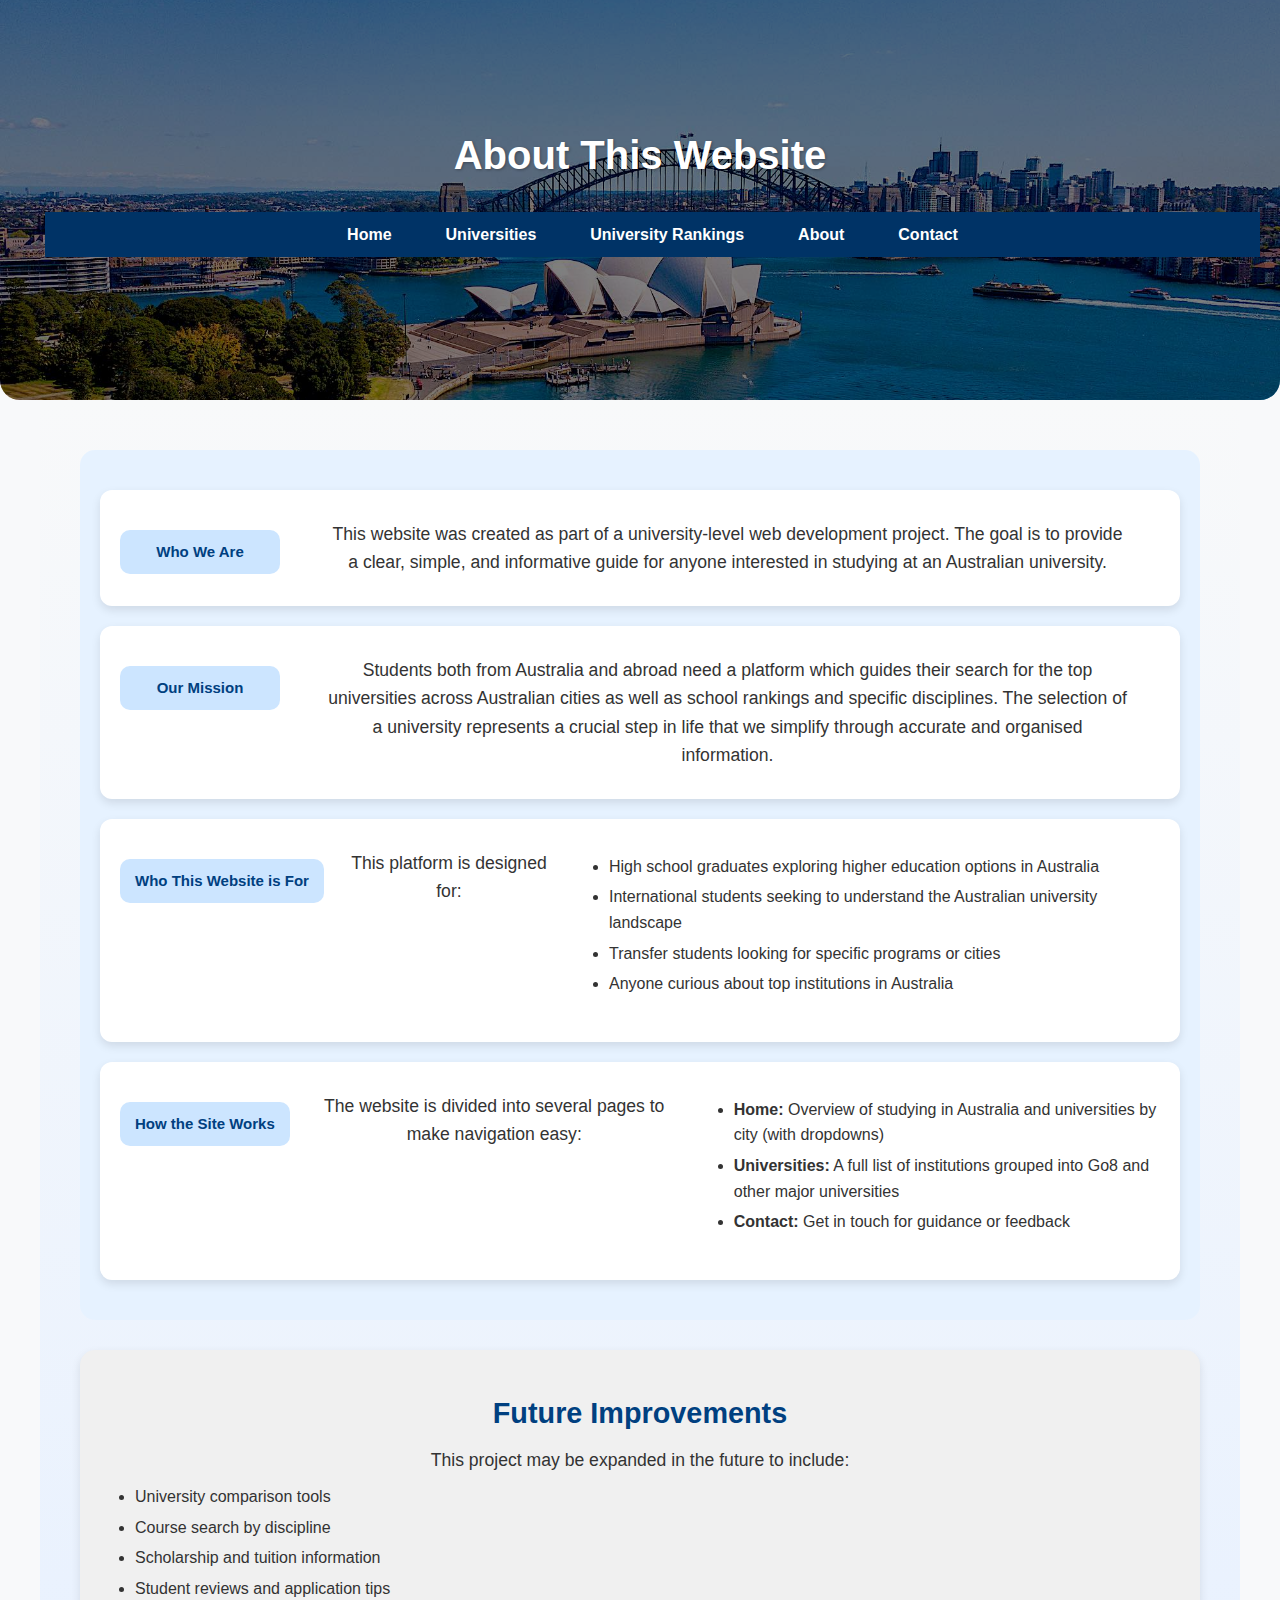
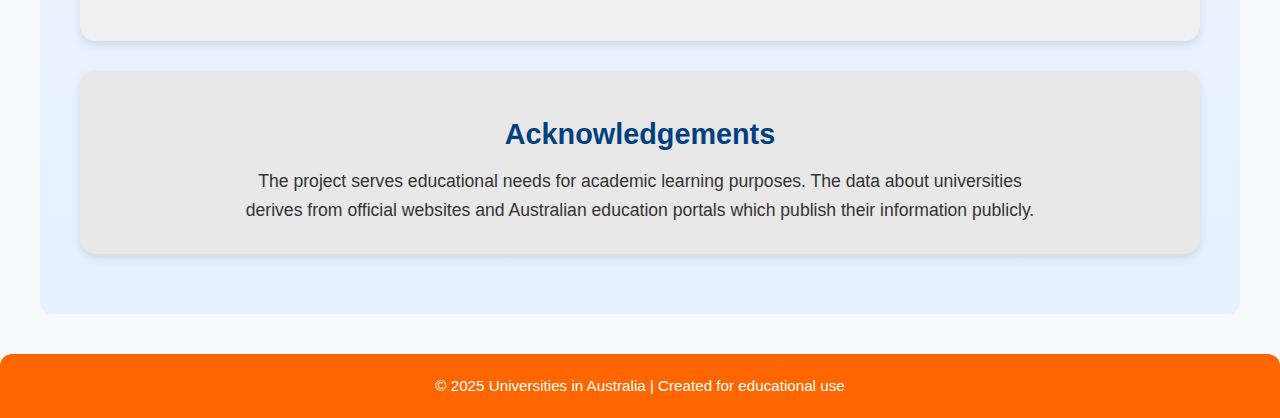
<file: about.html>
<!DOCTYPE html>
<!-- HTML 5 Documet -->
<html lang="en">
<head>
    <meta charset="UTF-8">
    <!-- The Character encoding is set to UTF-8 to in-order to support a wide range of characters -->
    <meta name="viewport" content="width=device-width, initial-scale=1.0">
    <!-- This makes the website responsive for  all the devices -->
    <title>About | Universities in Australia</title>
    <link rel="stylesheet" href="style.css">
</head>
<body class="about">

    <!-- ==== THE HEADER SECTION === -->
    <!-- The <header> element is used for introductory content and site navigation -->
    <header>
        <h1>About This Website</h1>

        <!-- The <nav> element represents the navigation bar -->
        <nav>
            <ul>
                <!-- In here the navigation uses internal html links to different pages on the site -->
                <li><a href="index.html">Home</a></li>
                <li><a href="universities.html">Universities</a></li>
                <li><a href="rankings.html">University Rankings</a></li>
                <li><a href="about.html">About</a></li>
                <li><a href="contact.html">Contact</a></li>
            </ul>
        </nav>
    </header>
    <!-- ===== THE END OF HEADER SECTION ==== -->

    <!-- === MAIN CONTENT === -->
    <!-- Main content of the page is included here describing the purpose and structure of the website -->
    <main>

        <!-- ==== Light blue container to hold about sections with curved edges === -->
        <div class="main-about-container">

            <!-- ==== Who we are Section === -->
            <!-- Each section introduces a new block of content -->
            <section class="about-section">
                <h2 class="about-heading-box">Who We Are</h2>
                <p>
                    This website was created as part of a university-level web development project.
                    The goal is to provide a clear, simple, and informative guide for anyone interested in studying at an Australian university.
                </p>
            </section>

            <!-- === Our Mission Section === -->
            <section class="about-section">
                <h2 class="about-heading-box">Our Mission</h2>
                <p>
                    Students both from Australia and abroad need a platform which guides their search for the top universities across
                    Australian cities as well as school rankings and specific disciplines. The selection of a university represents
                    a crucial step in life that we simplify through accurate and organised information.
                </p>
            </section>

            <!-- === Who this website is for Section === -->
            <section class="about-section">
                <h2 class="about-heading-box">Who This Website is For</h2>
                <p>This platform is designed for:</p>
                <!-- Have used unordered list for bullet pointed details -->
                <ul>
                    <li>High school graduates exploring higher education options in Australia</li>
                    <li>International students seeking to understand the Australian university landscape</li>
                    <li>Transfer students looking for specific programs or cities</li>
                    <li>Anyone curious about top institutions in Australia</li>
                </ul>
            </section>

            <!-- === How the site Works Section === -->
            <section class="about-section">
                <h2 class="about-heading-box">How the Site Works</h2>
                <p>The website is divided into several pages to make navigation easy:</p>
                <ul>
                    <!-- Used <strong> instead of using <b> for semantic emphasis -->
                    <li><strong>Home:</strong> Overview of studying in Australia and universities by city (with dropdowns)</li>
                    <li><strong>Universities:</strong> A full list of institutions grouped into Go8 and other major universities</li>
                    <li><strong>Contact:</strong> Get in touch for guidance or feedback</li>
                </ul>
            </section>

        </div> <!-- ==== END OF LIGHT BLUE CONTAINER ==== -->

        <!-- === The Section of Future Improvements (outside main container) === -->
        <section class="grey-box-section">
            <h2>Future Improvements</h2>
            <p>This project may be expanded in the future to include:</p>
            <ul>
                <li>University comparison tools</li>
                <li>Course search by discipline</li>
                <li>Scholarship and tuition information</li>
                <li>Student reviews and application tips</li>
            </ul>
        </section>

        <!-- ==== The Section of Acknowledgements === -->
        <section class="acknowledgements-box-section">
            <h2>Acknowledgements</h2>
            <p>
                The project serves educational needs for academic learning purposes. 
                The data about universities derives from official websites and Australian education portals which publish their information publicly.
            </p>
        </section>

    </main>
    <!-- ==== THE END OF MAIN CONTENT === -->

    <!-- ===== FOOTER SECTION ==== -->
    <!-- to close site's information, i used the <footer>  -->
    <footer>
        <p>© 2025 Universities in Australia | Created for educational use</p>
    </footer>
</body>
</html>
</file>
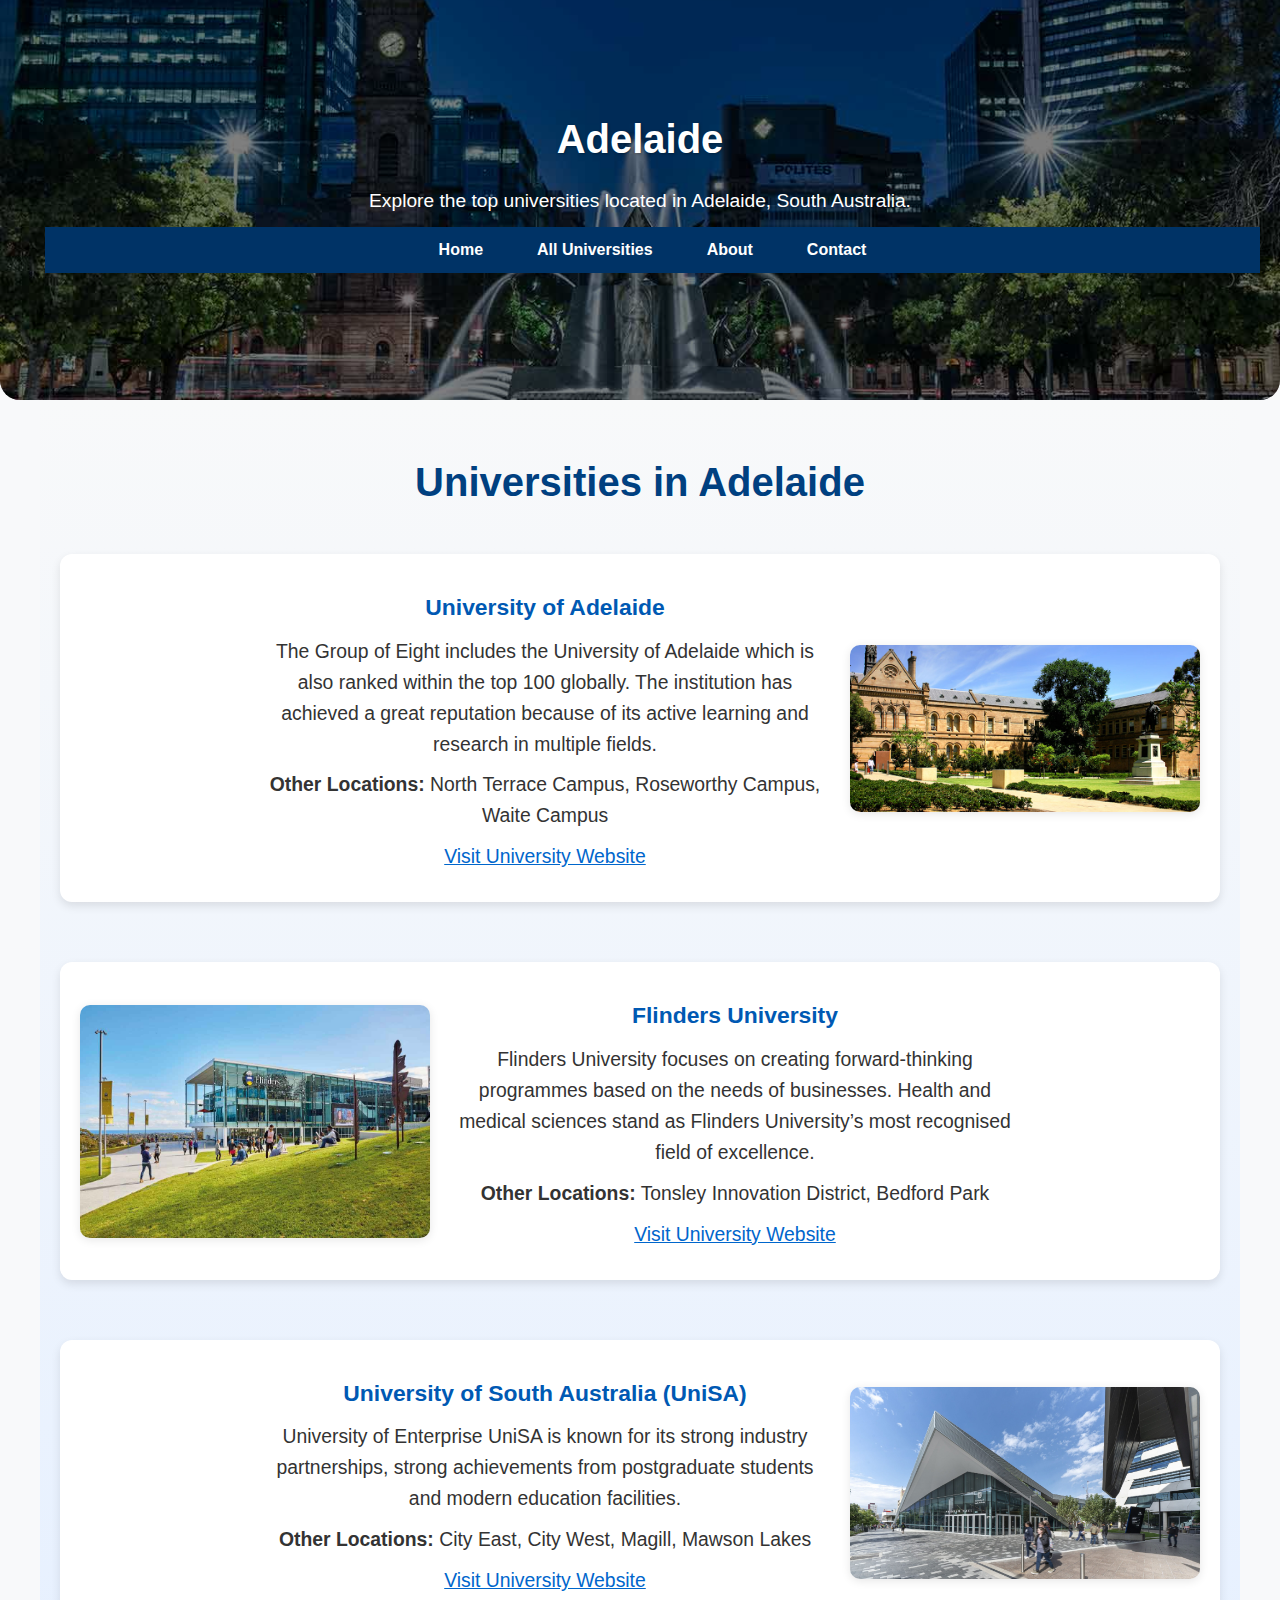
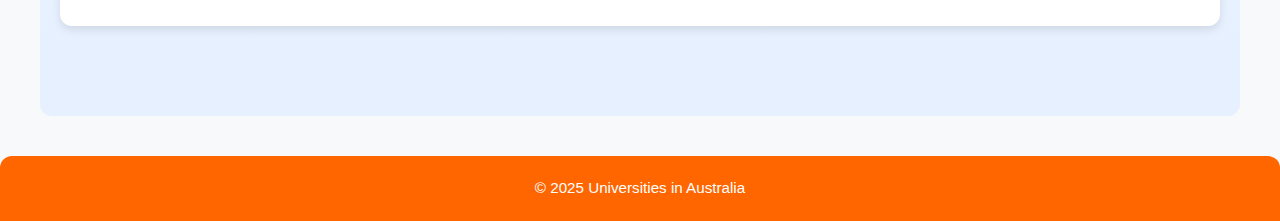
<file: adelaide.html>
<!DOCTYPE html>
<html lang="en">
<head>
    <meta charset="UTF-8">
    <!-- Viewport meta tag guarantee the page scales correctly on mobile devices -->
    <meta name="viewport" content="width=device-width, initial-scale=1">
    <title>Universities in Adelaide, Australia</title>
    <link rel="stylesheet" href="style.css">
</head>
<body class="adelaide">

    <!-- ==== HEADER ==== -->
    <header>
        <h1>Adelaide</h1>
        
        <!-- The introductory senctence -->
        <p>Explore the top universities located in Adelaide, South Australia.</p>

        <!-- Navigation menu linking to other website sections  -->
        <nav>
            <ul>
                <li><a href="index.html">Home</a></li>
                <li><a href="universities.html">All Universities</a></li>
                <li><a href="about.html">About</a></li>
                <li><a href="contact.html">Contact</a></li>
            </ul>
        </nav>
    </header>
    <!-- The end of Header section -->

    <!--  the Main content begining -->
    <main>

        <h2 class="city-main-heading">Universities in Adelaide</h2>

        <!-- University of Adelaide section begins -->
        <section class="university-listing">
            <img src="images/university-of-adelaide.jpeg" alt="University of Adelaide" class="university-image">

            <div class="university-text">
                <!-- Short Description -->
                <h3>University of Adelaide</h3>
                <p>The Group of Eight includes the University of Adelaide which is also ranked within the top 100 globally.
                   The institution has achieved a great reputation because of its active learning and research in multiple fields.</p>

                <!-- information about several campus locations -->
                <p><strong>Other Locations:</strong> North Terrace Campus, Roseworthy Campus, Waite Campus</p>

                <!-- using target="_blank",  this external of the adelaide university link opens in a new tab -->
                <p><a href="https://www.adelaide.edu.au/" target="_blank" rel="noopener noreferrer">Visit University Website</a></p>
            </div>
        </section>
        <!-- Ending of University of Adelaide bsection -->

        <!-- Flinders University section begis  -->
        <section class="university-listing">
            <img src="images/flinders.jpeg" alt="Flinders University" class="university-image">
            <div class="university-text">
                <h3>Flinders University</h3>
                <p>Flinders University focuses on creating forward-thinking programmes based on the needs of businesses. 
                   Health and medical sciences stand as Flinders University’s most recognised field of excellence.</p>
                <p><strong>Other Locations:</strong> Tonsley Innovation District, Bedford Park</p>
                <p><a href="https://www.flinders.edu.au/" target="_blank" rel="noopener noreferrer">Visit University Website</a></p>
            </div>
        </section>
        <!-- Flinders University section ends -->

        <!-- The University of South Australia section begins -->
        <section class="university-listing">
            <img src="images/Unisa.jpg" alt="University of South Australia" class="university-image">
            <div class="university-text">
                <h3>University of South Australia (UniSA)</h3>
                <p>University of Enterprise UniSA is known for its strong industry partnerships, strong achievements from
                  postgraduate students and modern education facilities.</p>
                <p><strong>Other Locations:</strong> City East, City West, Magill, Mawson Lakes</p>
                <p><a href="https://www.unisa.edu.au/" target="_blank" rel="noopener noreferrer">Visit University Website</a></p>
            </div>
        </section>
        <!-- THe University of South Australia section ends -->

    </main>
    <!-- the main content ends -->

    <!-- Begining of the footer section -->
    <footer>
        <p>© 2025 Universities in Australia</p>
    </footer>
    <!-- Ending of the footer section -->

</body>
</html>
</file>
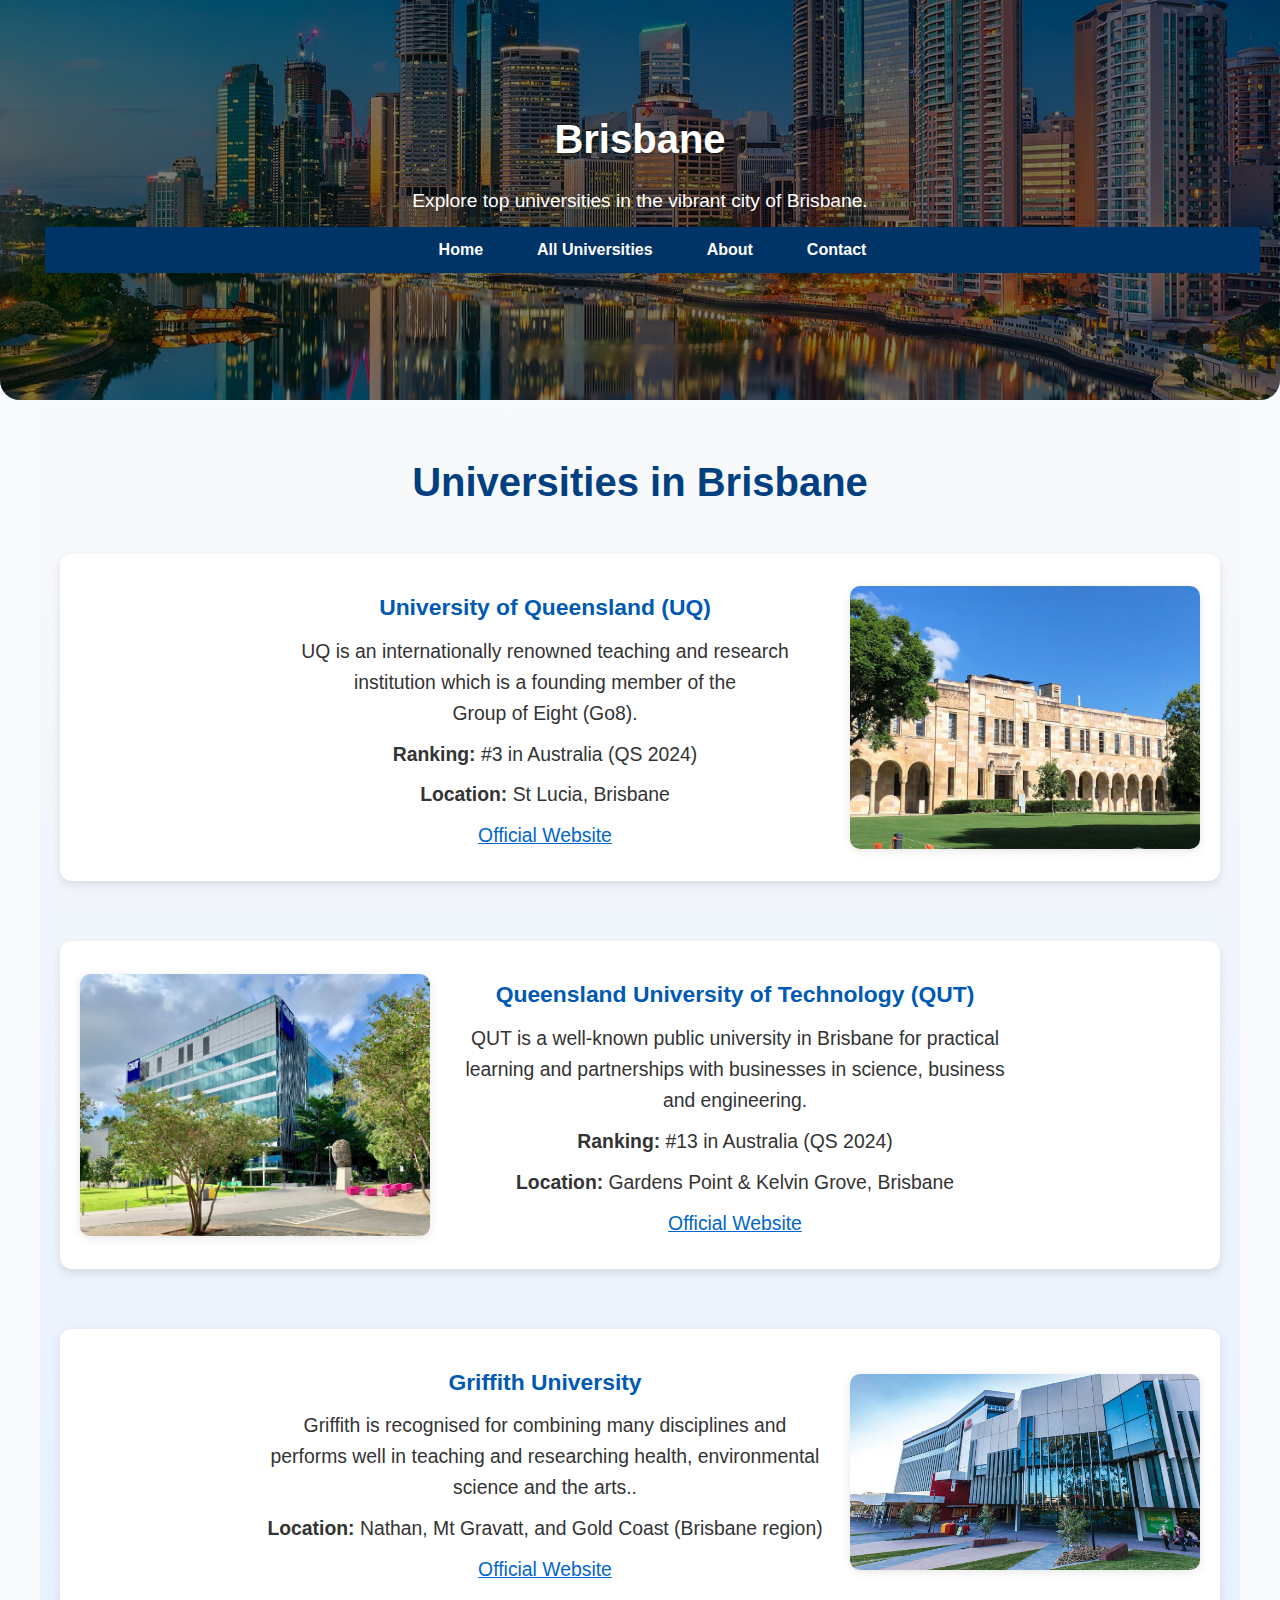
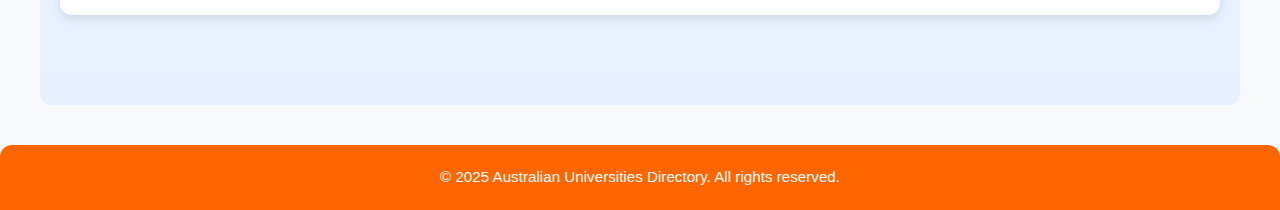
<file: brisbane.html>
<!-- brisbane.html -->
<!DOCTYPE html>
<html lang="en">
<head>
    <meta charset="UTF-8">
    <!-- Ensures proper scaling and responsiveness on all devices -->
    <meta name="viewport" content="width=device-width, initial-scale=1.0">
    
    <!-- Title that appears on the browser tab -->
    <title>Brisbane - Universities in Australia</title>
    
    <!-- Link to external CSS for consistent styling across pages -->
    <link rel="stylesheet" href="style.css">
</head>
<body class="brisbane">

    <!-- ===== Begining of the Header section ===== -->
    <header>
        <!-- Main heading describing the current page's focus -->
        <h1>Brisbane</h1>

        <!-- Brief introduction line describing the page -->
        <p>Explore top universities in the vibrant city of Brisbane.</p>

        <!-- Navigation menu for site-wide access -->
        <nav>
            <ul>
                <!-- Links to other sections of the website -->
                <li><a href="index.html">Home</a></li>
                <li><a href="universities.html">All Universities</a></li>
                <li><a href="about.html">About</a></li>
                <li><a href="contact.html">Contact</a></li>
            </ul>
        </nav>
    </header>
    <!-- ===== End of the Header section ===== -->

    <!-- ===== Begining of the Main Content section ===== -->
    <main>

        <!-- Section heading to indicate the purpose of this page -->
        <h2 class="city-main-heading">Universities in Brisbane</h2>

        <!-- ===== University #1: University of Queensland (UQ) ===== -->
        <section class="university-listing">
            <!-- Image of the university to add visual interest -->
            <img src="images/uq.jpg" alt="University of Queensland campus" class="university-image">
            
            <!-- Text content describing the university -->
            <div class="university-text">
                <h3>University of Queensland (UQ)</h3>

                <!-- Description of the university's academic focus and reputation -->
                <p>UQ is an internationally renowned teaching and research institution which is a founding
                   member of the Group of Eight (Go8).</p>

                <!-- Bolded ranking label for emphasis -->
                <p><strong>Ranking:</strong> #3 in Australia (QS 2024)</p>

                <!-- Clear location for prospective students -->
                <p><strong>Location:</strong> St Lucia, Brisbane</p>

                <!-- External link to official university website; opens in new tab -->
                <p><a href="https://www.uq.edu.au" target="_blank" rel="noopener noreferrer">Official Website</a></p>
            </div>
        </section>

        <!-- ===== University #2: Queensland University of Technology (QUT) ===== -->
        <section class="university-listing">
            <!-- Image of the QUT campus -->
            <img src="images/qut.jpg" alt="QUT campus" class="university-image">

            <!-- QUT details inside the text container -->
            <div class="university-text">
                <h3>Queensland University of Technology (QUT)</h3>

                <!-- Summary of QUT's academic characteristics -->
                <p>QUT is a well-known public university in Brisbane for practical learning and partnerships with
                   businesses in science, business and engineering.</p>

                <!-- Rankings and campus locations -->
                <p><strong>Ranking:</strong> #13 in Australia (QS 2024)</p>
                <p><strong>Location:</strong> Gardens Point & Kelvin Grove, Brisbane</p>

                <!-- Directs user to QUT’s official site -->
                <p><a href="https://www.qut.edu.au" target="_blank" rel="noopener noreferrer">Official Website</a></p>
            </div>
        </section>

        <!-- ===== University #3: Griffith University ===== -->
        <section class="university-listing">
            <!-- Campus photo for Griffith -->
            <img src="images/griffith.jpg" alt="Griffith University campus" class="university-image">

            <!-- Content block with textual details -->
            <div class="university-text">
                <h3>Griffith University</h3>

                <!-- Description of the university's strengths -->
                <p>Griffith is recognised for combining many disciplines and performs well in teaching and researching health,
                    environmental science and the arts..</p>

                <!-- Location is helpful for clarity as Griffith has multiple campuses -->
                <p><strong>Location:</strong> Nathan, Mt Gravatt, and Gold Coast (Brisbane region)</p>

                <!-- Secure external link to Griffith's homepage -->
                <p><a href="https://www.griffith.edu.au" target="_blank" rel="noopener noreferrer">Official Website</a></p>
            </div>
        </section>

    </main>
    <!-- ===== End of the Main Content section ===== -->

    <!-- ===== Begining of the Footer section ===== -->
    <footer>
        <!-- Copyright text -->
        <p>&copy; 2025 Australian Universities Directory. All rights reserved.</p>
    </footer>
    <!-- ===== End of the Footer section ===== -->

</body>
</html>
</file>
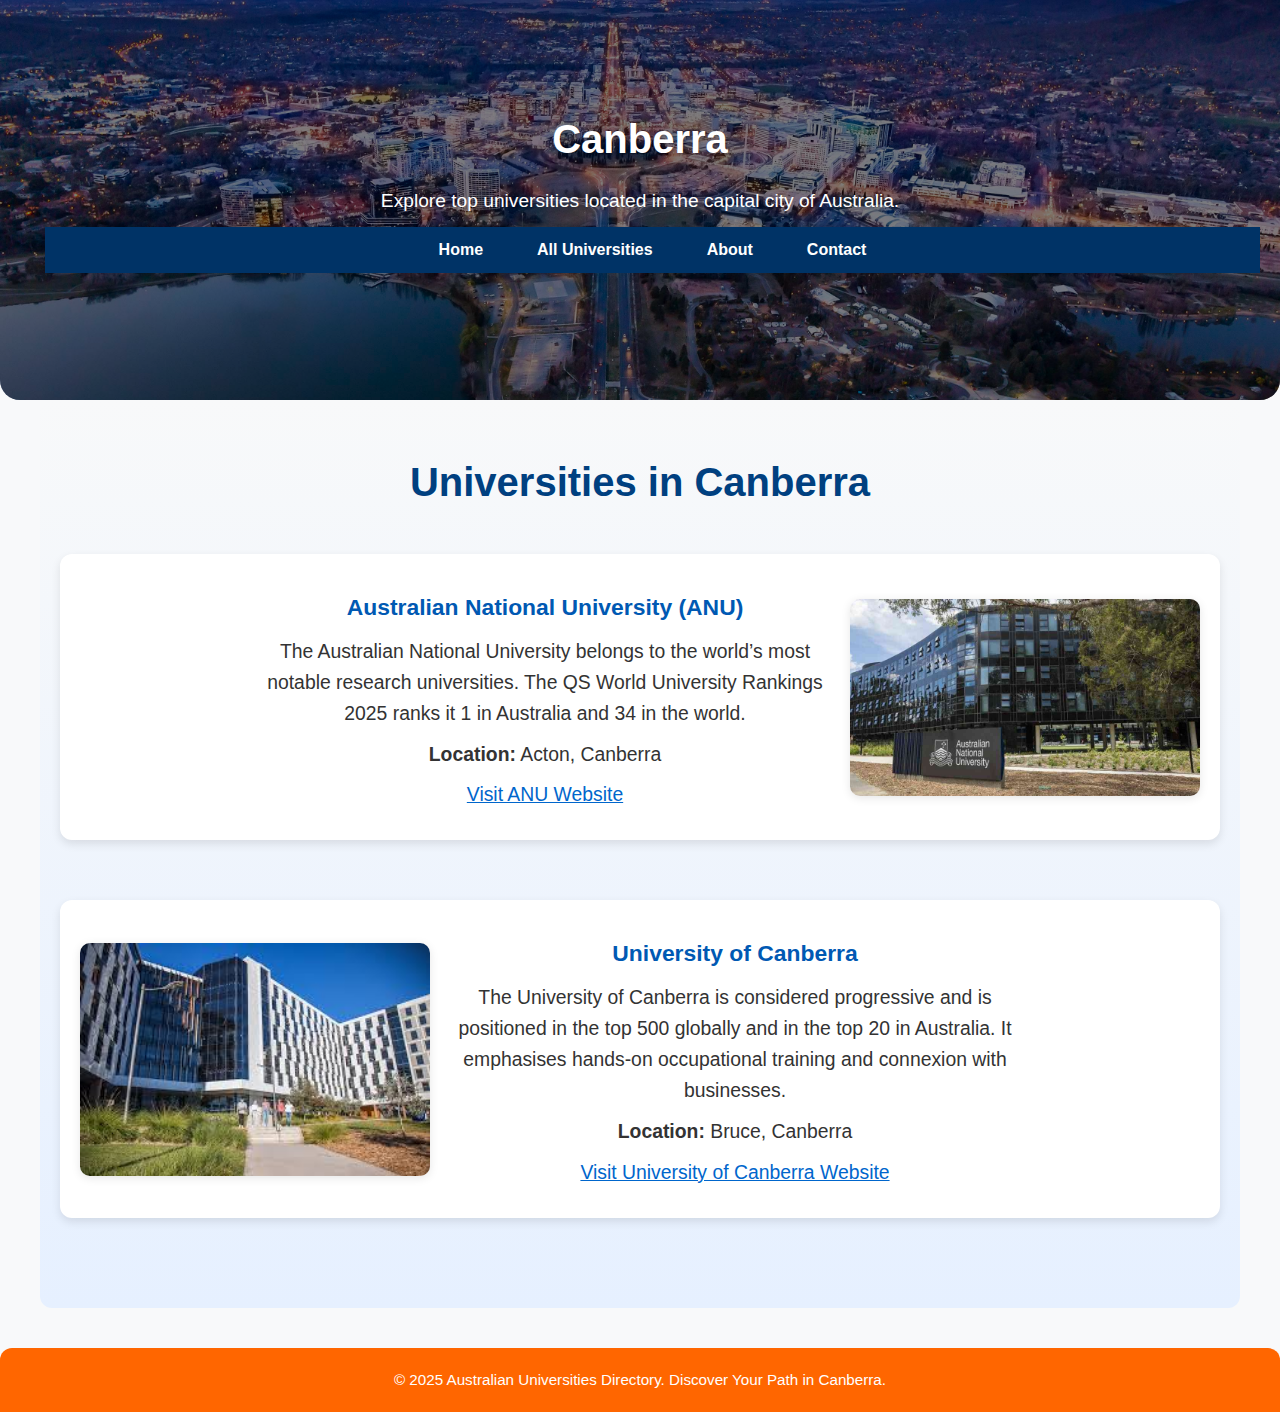
<file: canberra.html>
<!-- canberra.html -->
<!DOCTYPE html>
<html lang="en">
<head>
    <meta charset="UTF-8">
    <!-- Ensures proper scaling and responsiveness on all devices -->
    <meta name="viewport" content="width=device-width, initial-scale=1.0">

    <!-- Title shown on the browser tab -->
    <title>Canberra - Universities in Australia</title>

    <!-- Link to external stylesheet for consistent design -->
    <link rel="stylesheet" href="style.css">
</head>
<body class="canberra">

    <!-- ===== Begining of the Header section ===== -->
    <header>
        <!-- Main heading for the city -->
        <h1>Canberra</h1>

        <!-- Short introduction paragraph -->
        <p>Explore top universities located in the capital city of Australia.</p>

        <!-- Website navigation menu -->
        <nav>
            <ul>
                <li><a href="index.html">Home</a></li>
                <li><a href="universities.html">All Universities</a></li>
                <li><a href="about.html">About</a></li>
                <li><a href="contact.html">Contact</a></li>
            </ul>
        </nav>
    </header>
    <!-- ===== End of the Header section ===== -->

    <!-- ===== Begining of the Main Content section ===== -->
    <main>

        <!-- Heading for the universities section -->
        <h2 class="city-main-heading">Universities in Canberra</h2>

        <!-- ===== University #1: Australian National University (ANU) ===== -->
        <section class="university-listing">
            <!-- Image of the ANU campus -->
            <img src="images/anu.jpeg" alt="Australian National University" class="university-image">

            <!-- Textual content for ANU -->
            <div class="university-text">
                <h3>Australian National University (ANU)</h3>

                <!-- Description of ANU's global reputation -->
                <p>The Australian National University belongs to the world’s most notable research universities.
                    The QS World University Rankings 2025 ranks it 1 in Australia and 34 in the world.</p>

                <!-- Location of the main campus -->
                <p><strong>Location:</strong> Acton, Canberra</p>

                <!-- Official website with best security practices -->
                <p><a href="https://www.anu.edu.au" target="_blank" rel="noopener noreferrer">Visit ANU Website</a></p>
            </div>
        </section>

        <!-- ===== University #2: University of Canberra ===== -->
        <section class="university-listing">
            <!-- Image of the University of Canberra -->
            <img src="images/university_of_canberra.jpeg" alt="University of Canberra" class="university-image">

            <!-- Textual block for University of Canberra -->
            <div class="university-text">
                <h3>University of Canberra</h3>

                <!-- Overview of the university’s offerings and strengths -->
                <p>The University of Canberra is considered progressive and is positioned in the top 500 globally 
                   and in the top 20 in Australia. It emphasises hands-on occupational training and connexion with businesses.</p>

                <!-- Campus location information -->
                <p><strong>Location:</strong> Bruce, Canberra</p>

                <!-- Link to university site in new tab with security attributes -->
                <p><a href="https://www.canberra.edu.au" target="_blank" rel="noopener noreferrer">Visit University of Canberra Website</a></p>
            </div>
        </section>

    </main>
    <!-- ===== End of the Main Content section ===== -->

    <!-- ===== Begining of the Footer section ===== -->
    <footer>
        <!-- Footer message and copyright -->
        <p>&copy; 2025 Australian Universities Directory. Discover Your Path in Canberra.</p>
    </footer>
    <!-- ===== End of the Footer section ===== -->

</body>
</html>
</file>
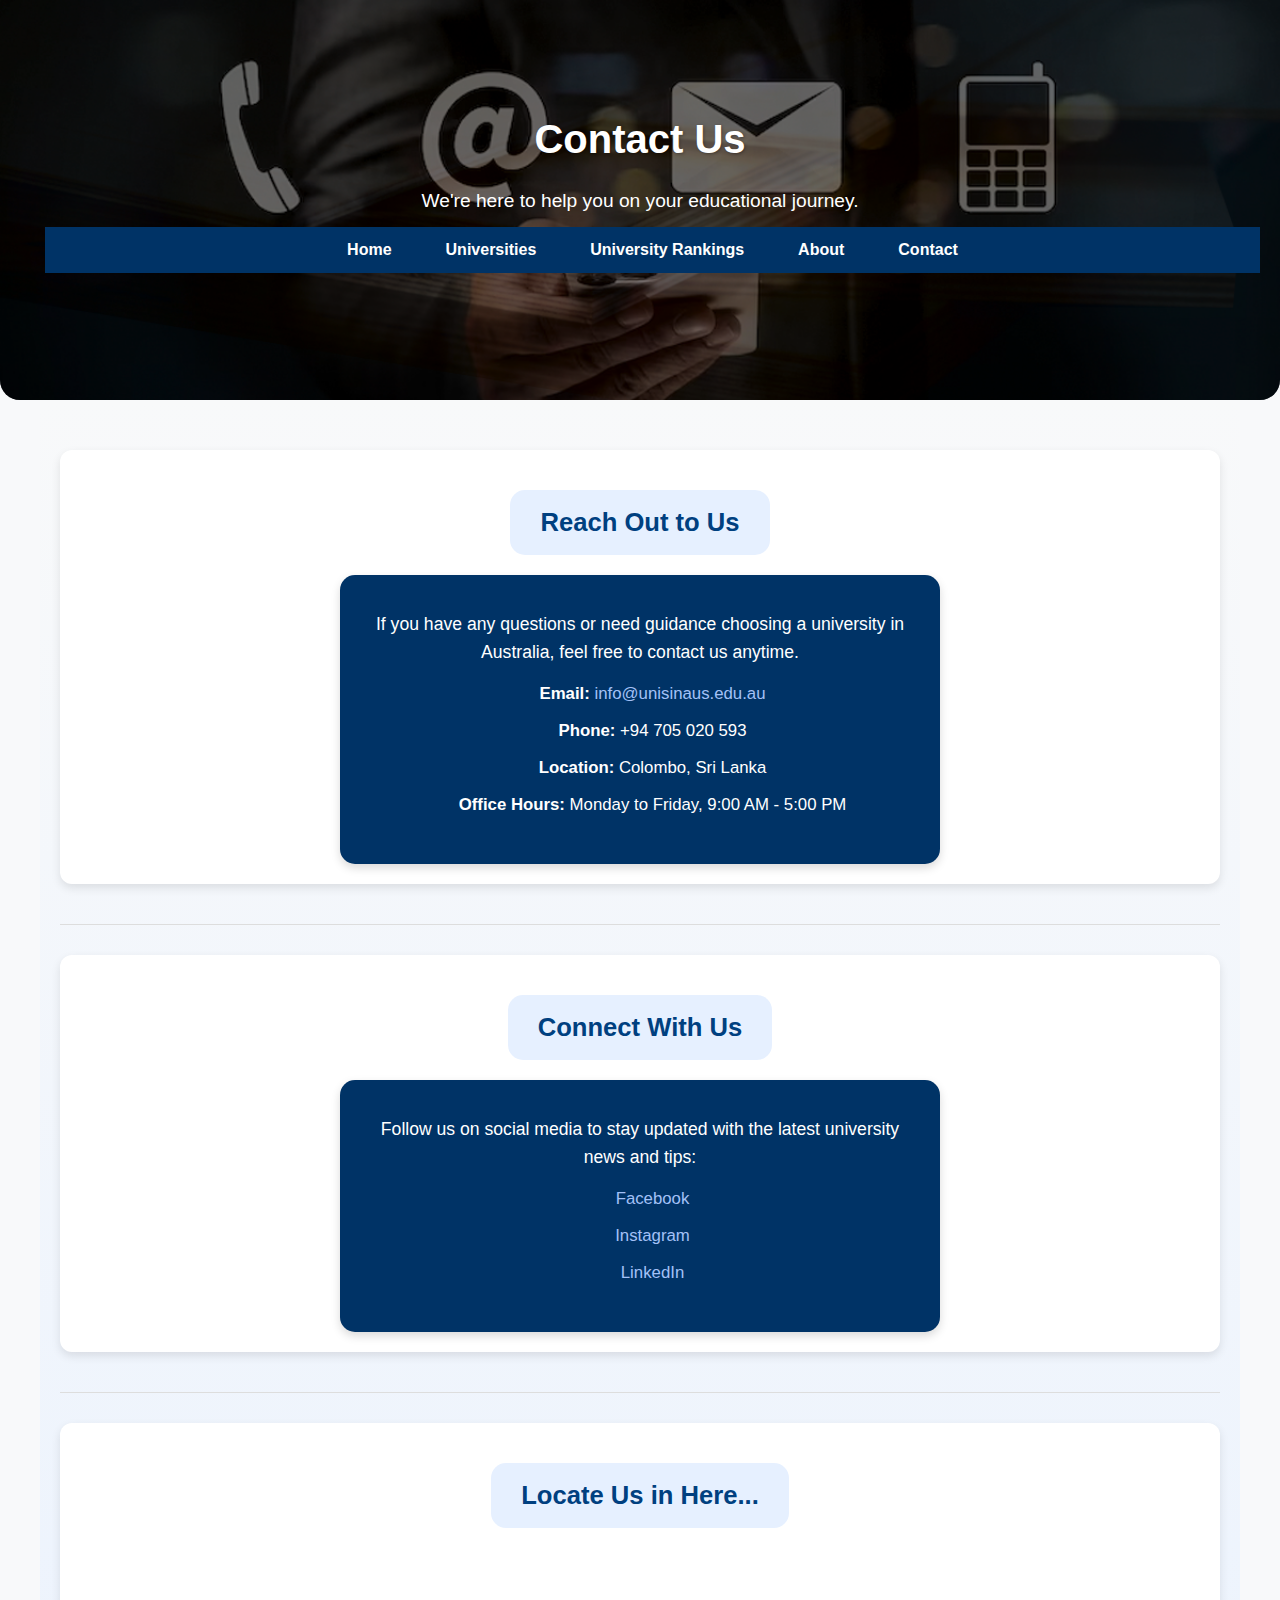
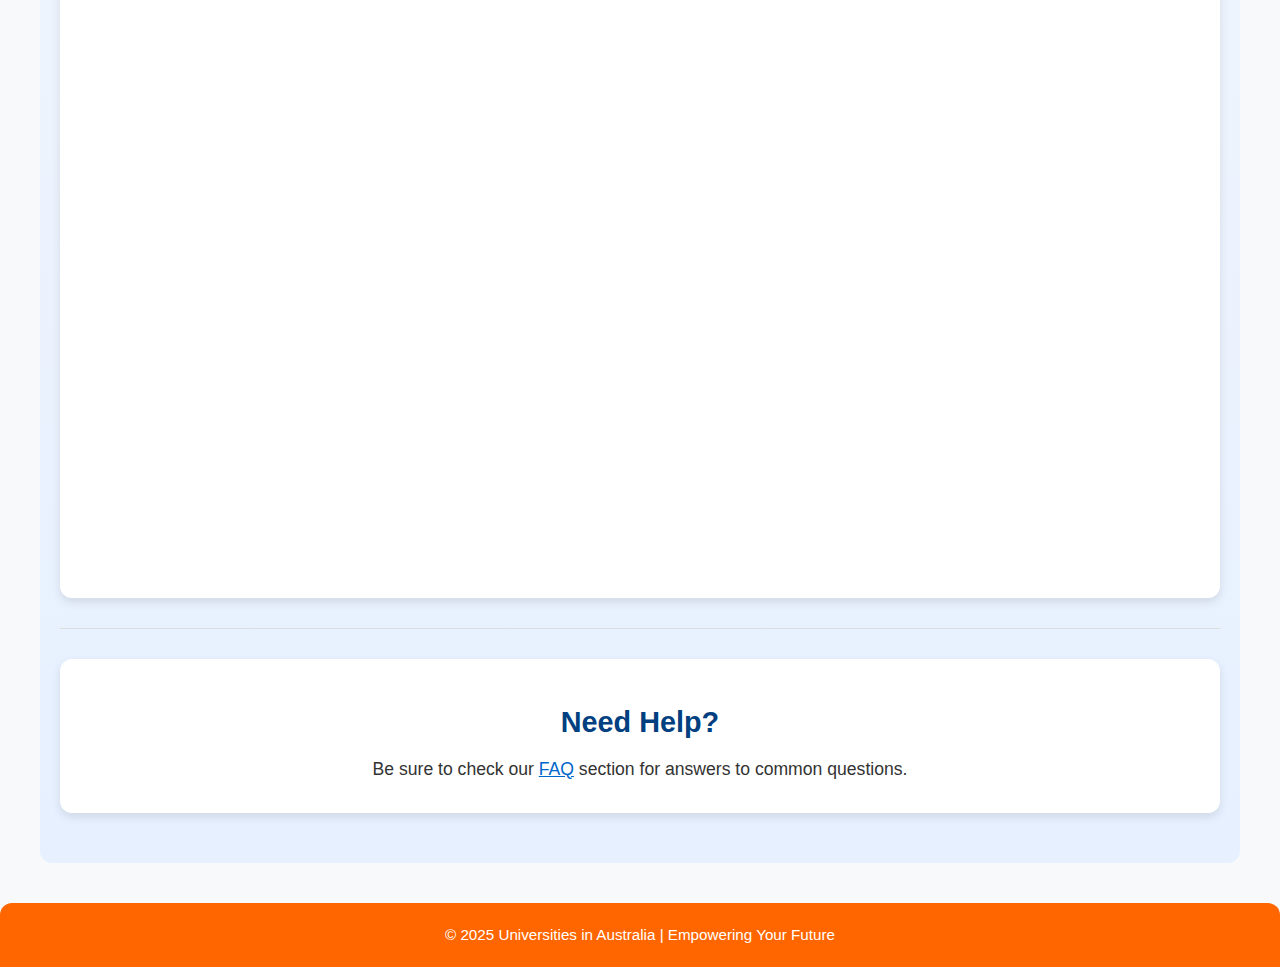
<file: contact.html>
<!DOCTYPE html>
    <!-- HTML5 document type -->
    <html lang="en">
    <head>
        <meta charset="UTF-8">
        <!-- UTF-8 encoding supports all standard characters -->
        <meta name="viewport" content="width=device-width, initial-scale=1">
        <!-- To Make sure that the website is responsive -->
        <title>Contact Us | Universities in Australia</title>
        <link rel="stylesheet" href="style.css">
    </head>
    <body class="contact">

        <!-- ===== HEADER ===== -->
        <header>
            <h1>Contact Us</h1>
            <!-- Short Description-->
            <p>We're here to help you on your educational journey.</p>

            <!-- Websites-wide navigation menu -->
            <nav>
                <ul>
                    <!-- In here the navigation uses internal html links to different pages on the site -->
                    <li><a href="index.html">Home</a></li>
                    <li><a href="universities.html">Universities</a></li>
                    <li><a href="rankings.html">University Rankings</a></li>
                    <li><a href="about.html">About</a></li>
                    <li><a href="contact.html">Contact</a></li>
                </ul>
            </nav>
        </header>
        <!-- ===== END OF HEADER ==== -->

        <!-- ===== MAIN ===== -->
        <main>

            <!-- ====CONTACT INFORMATION SECTION ==== -->
            <section class="contact-section">
                <h2 class="rounded-title">Reach Out to Us</h2>
                <div class="dark-blue-box">
                    <p>
                        If you have any questions or need guidance choosing a university in Australia,
                        feel free to contact us anytime.
                    </p>

                    <!-- Contact details are listed using a clean and accessible <ul> -->
                    <ul>
                        <li><strong>Email:</strong> <a href="mailto:info@unisinaus.edu.au">info@unisinaus.edu.au</a></li>
                        <li><strong>Phone:</strong> +94 705 020 593</li>
                        <li><strong>Location:</strong> Colombo, Sri Lanka</li>
                        <li><strong>Office Hours:</strong> Monday to Friday, 9:00 AM - 5:00 PM </li>
                    </ul>
                </div>
            </section>

            <!-- Horizontal rule for visual separation -->
            <hr>

            <!-- ========= SOCIAL MEDIA LINKS SECTION ========= -->
            <section class="contact-section">
                <h2 class="rounded-title">Connect With Us</h2>
                <div class="dark-blue-box">
                    <p>
                        Follow us on social media to stay updated with the latest university news and tips:
                    </p>

                    <!-- Social media links-->
                    <ul>
                        <li><a href="#">Facebook</a></li> <!--used # for placeholders for the time being-->
                        <li><a href="#">Instagram</a></li> <!--used # for placeholders for the time being-->
                        <li><a href="#">LinkedIn</a></li> <!--used # for placeholders for the time being-->
                    </ul>
                </div>
            </section>

            <!-- Horizontal rule for visual separation -->
            <hr>

            <!-- ===== GOOGLE MAP SECTION ===== -->
            <section class="contact-map">
                <h2 class="rounded-title">Locate Us in Here...</h2>
                <div class="map-wrapper">
                    <iframe src="https://www.google.com/maps/embed?pb=!1m18!1m12!1m3!1d3960.902976662297!2d79.85874077490107!3d6.902207118641141!2m3!1f0!2f0!3f0!3m2!1i1024!2i768!4f13.1!3m3!1m2!1s0x3ae2593c06d69f35%3A0xe1aa4201fc3ae93a!2sColombo%2C%20Sri%20Lanka!5e0!3m2!1sen!2sus!4v1730198734930!5m2!1sen!2sus" width="600" height="450" style="border:0;" allowfullscreen="" loading="lazy" referrerpolicy="no-referrer-when-downgrade"></iframe>
                </div>
            </section>

            <!-- Horizontal rule for visual separation -->
            <hr>

            <!-- ==== SUPPORT SECTION ===== -->
            <section>
                <h2>Need Help?</h2>
                <p>
                    Be sure to check our <a href="faq.html">FAQ</a> section for answers to common questions.
                </p>
            </section>

        </main>
        <!-- ======= END MAIN ====== -->

        <!-- ===== FOOTER ===== -->
        <footer>
            <p>© 2025 Universities in Australia | Empowering Your Future</p>
        </footer>

    </body>
</html>
</file>
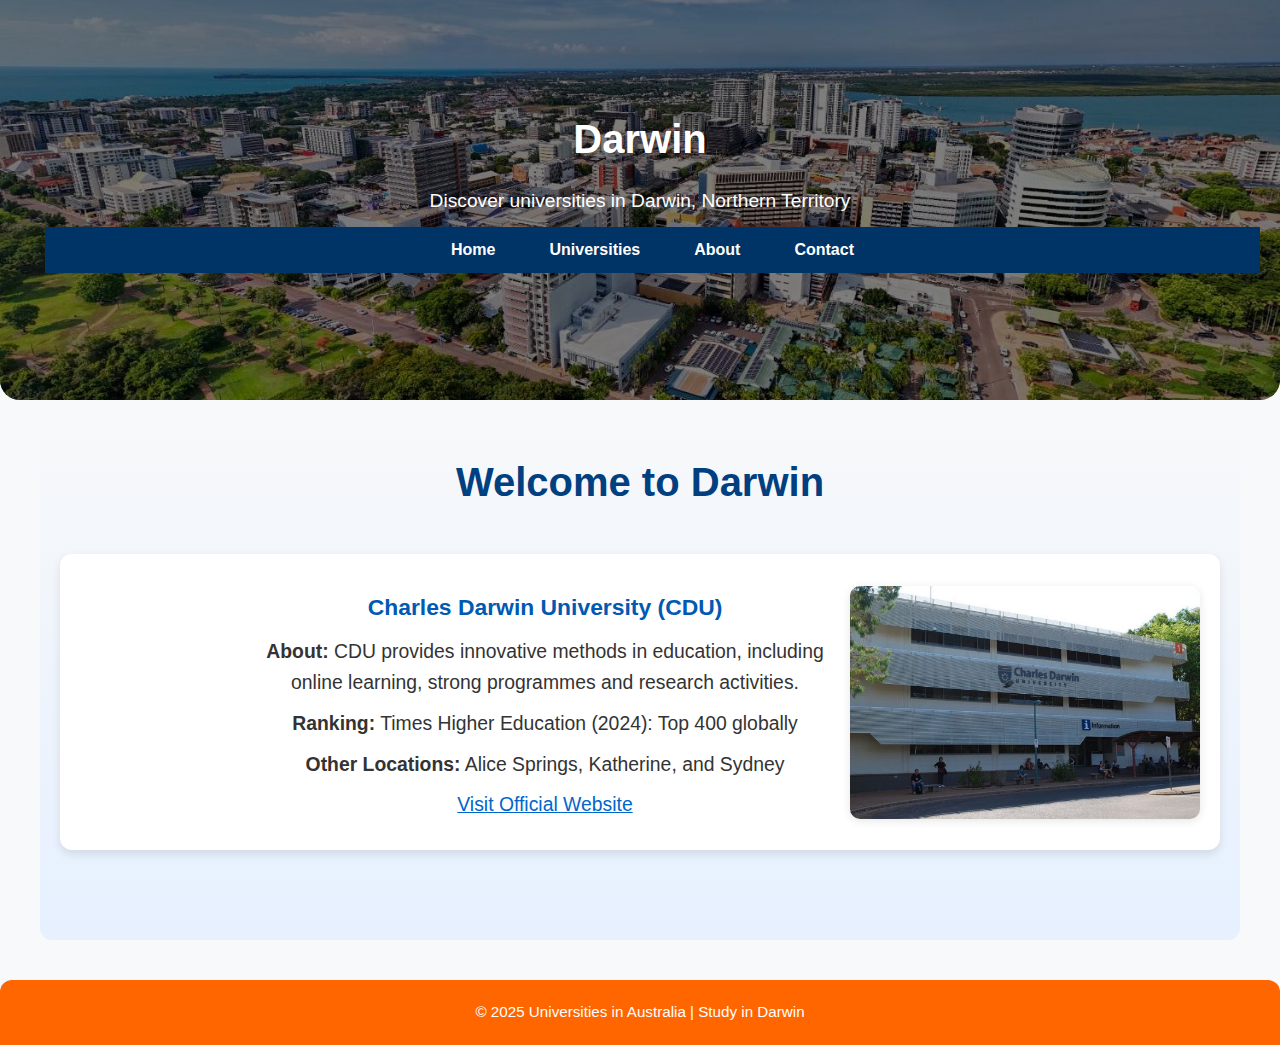
<file: darwin.html>
<!DOCTYPE html>
<html lang="en">
<head>
    <meta charset="UTF-8">
    <title>Universities in Darwin</title>
    <link rel="stylesheet" href="style.css">
</head>
<body class="darwin">

    <!-- The header with page title and it'snavigation -->
    <header>
        <h1>Darwin</h1>

        <!-- A Short introduction about Darwin  -->
        <p>Discover universities in Darwin, Northern Territory</p>

        <!-- Navigation menu linking to other sections of the website  -->
        <nav>
            <ul>
                <li><a href="index.html">Home</a></li>
                <li><a href="universities.html">Universities</a></li>
                <li><a href="about.html">About</a></li>
                <li><a href="contact.html">Contact</a></li>
            </ul>
        </nav>
    </header>

    <!-- The Main content area -->
    <main>

        <h2 class="city-main-heading">Welcome to Darwin</h2>

        <section class="university-listing">
            <img src="images/charles-darwin-university.jpeg" alt="Charles Darwin University" class="university-image">
            <div class="university-text">
                <!-- Key details about CDU -->
                <h3>Charles Darwin University (CDU)</h3>
                <p><strong>About:</strong> CDU provides innovative methods in education, including online learning, strong programmes and research activities.</p>
                <p><strong>Ranking:</strong> Times Higher Education (2024): Top 400 globally</p>
                <p><strong>Other Locations:</strong> Alice Springs, Katherine, and Sydney</p>

                <!-- Link to official university website -->
                <p><a href="https://www.cdu.edu.au/" target="_blank" rel="noopener noreferrer">Visit Official Website</a></p>
            </div>
        </section>

    </main>

    <!-- Page footer -->
    <footer>
        <p>© 2025 Universities in Australia | Study in Darwin</p>
    </footer>

</body>
</html>
</file>
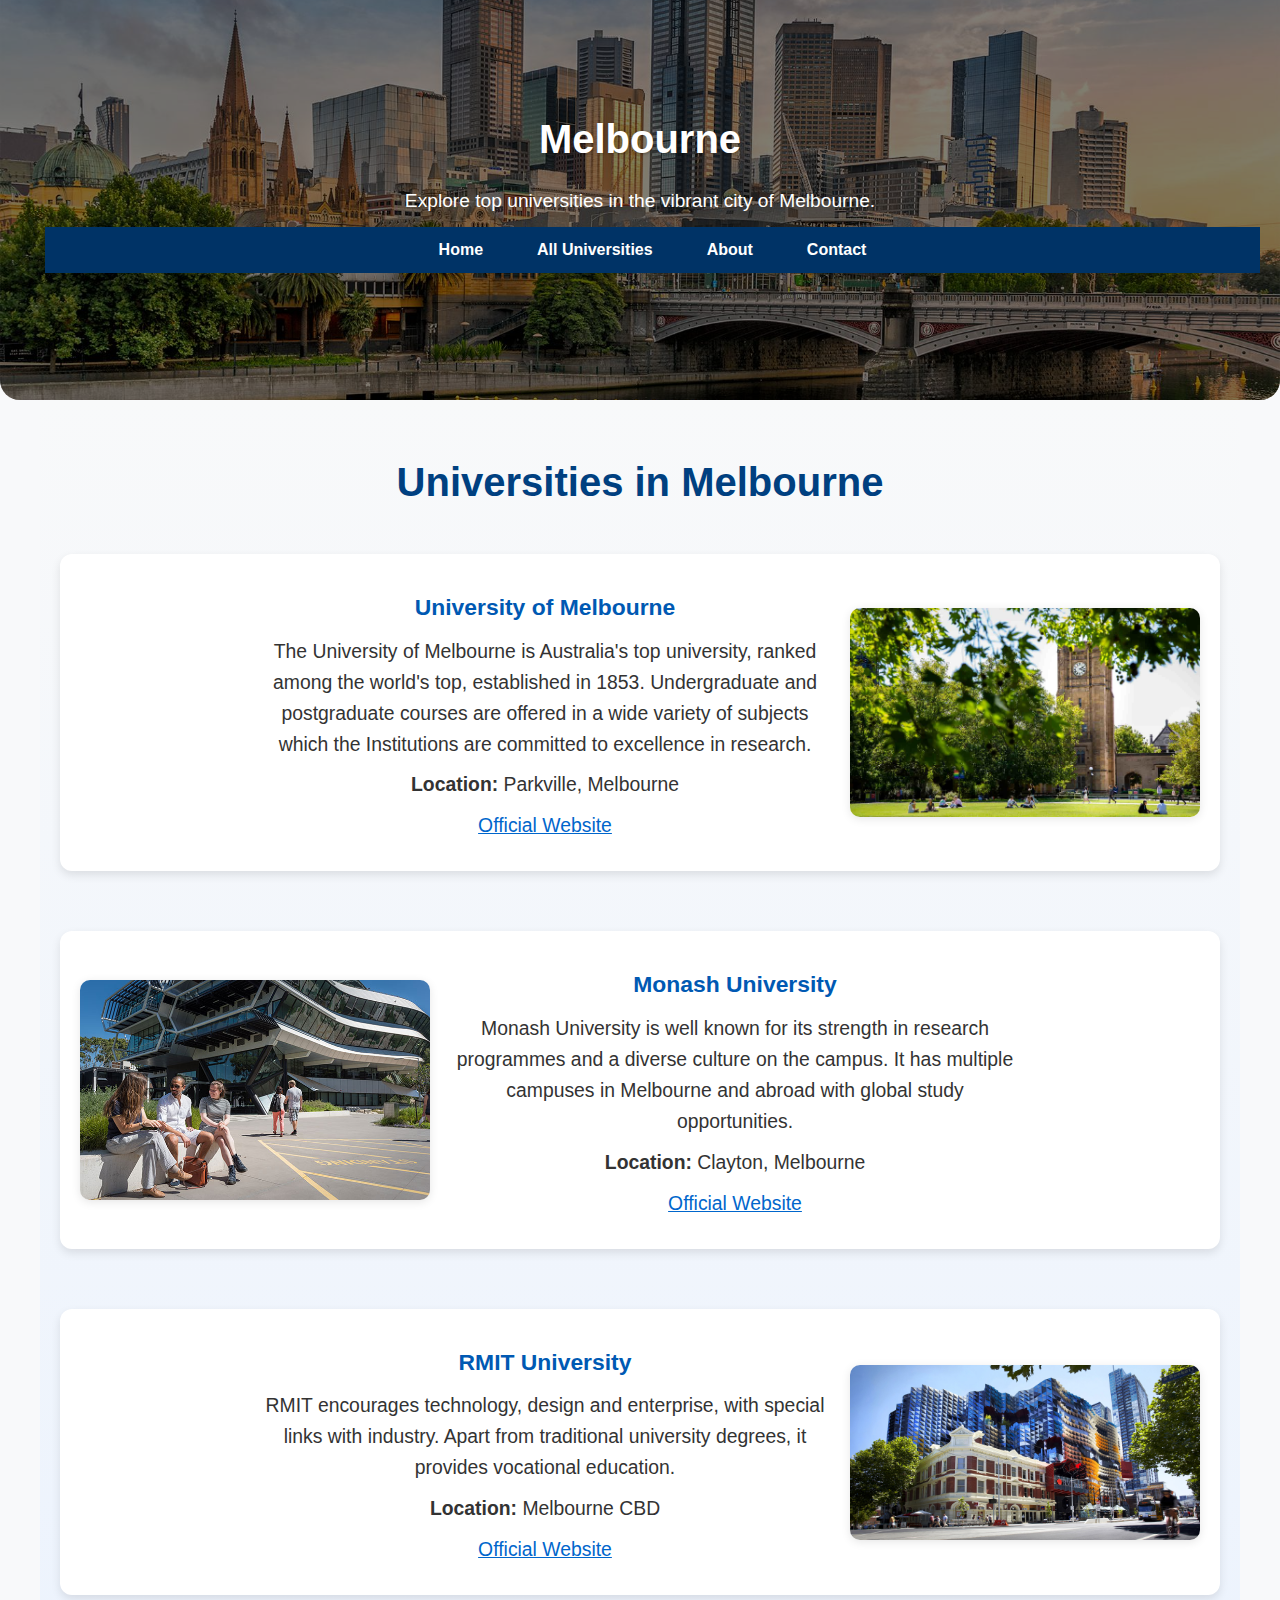
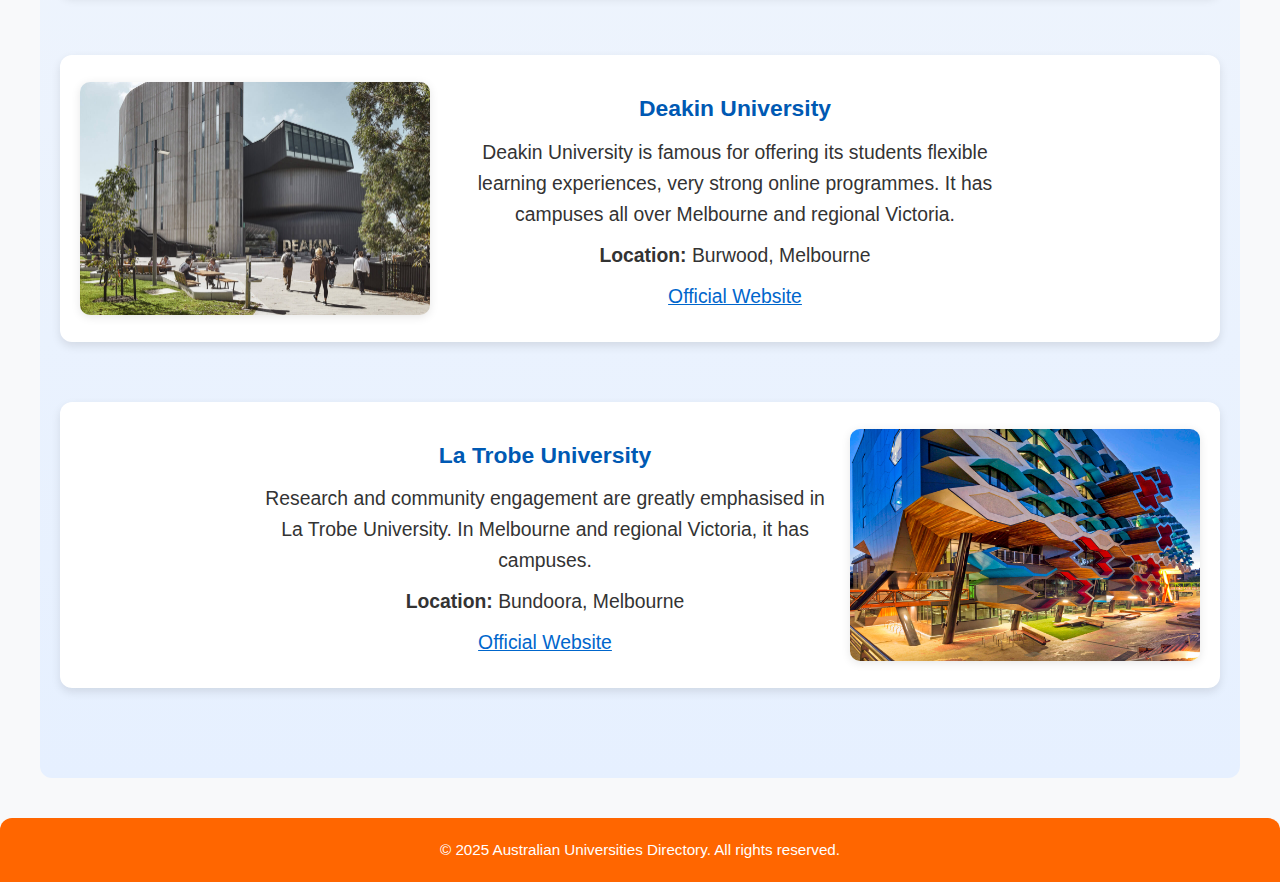
<file: melbourne.html>
<!DOCTYPE html>
<html lang="en">
<head>
    <meta charset="UTF-8">
    <meta name="viewport" content="width=device-width, initial-scale=1">
    <title>Universities in Melbourne, Australia</title>
    <link rel="stylesheet" href="style.css">
    <!-- Link to your full CSS file which includes the styles I provided earlier -->
</head>
<body class="melbourne">

    <!-- ==== HEADER ==== -->
    <header>
        <h1>Melbourne</h1> <!-- The Main heading of the page -->
        <p>Explore top universities in the vibrant city of Melbourne.</p> <!-- Descriptive paragraph about the page -->
        
        <nav> <!-- Main navigation menu with links to the other pages -->
            <ul>
                <li><a href="index.html">Home</a></li> <!-- link to the home page -->
                <li><a href="universities.html">All Universities</a></li> <!-- The link to the list of all universities -->
                <li><a href="about.html">About</a></li> <!-- link to the about page -->
                <li><a href="contact.html">Contact</a></li> <!-- link to the contact page -->
            </ul>
        </nav>
    </header>

    <!-- Main content area -->
    <main>

        <!-- Main heading for the Melbourne city universities page -->
        <h2 class="city-main-heading">Universities in Melbourne</h2>

        <!-- University listings using the zig-zag layout -->

        <!-- University #1 -->
        <section class="university-listing">
            <img src="images/unimelb.jpg" alt="University of Melbourne logo" class="university-image">
            <div class="university-text">
                <h3>University of Melbourne</h3>
                <p>
                    The University of Melbourne is Australia's top university, ranked among the world's top,
                    established in 1853. Undergraduate and postgraduate courses are offered in a wide variety of
                    subjects which the Institutions are committed to excellence in research.
                </p>
                <p><strong>Location:</strong> Parkville, Melbourne</p>
                <p><a href="https://www.unimelb.edu.au" target="_blank" rel="noopener noreferrer">Official Website</a></p>
            </div>
        </section>

        <!-- University #2 -->
        <section class="university-listing">
            <img src="images/monash.jpg" alt="Monash University logo" class="university-image">
            <div class="university-text">
                <h3>Monash University</h3>
                <p>
                    Monash University is well known for its strength in research programmes and a diverse culture on the campus.
                    It has multiple campuses in Melbourne and abroad with global study opportunities.
                </p>
                <p><strong>Location:</strong> Clayton, Melbourne</p>
                <p><a href="https://www.monash.edu" target="_blank" rel="noopener noreferrer">Official Website</a></p>
            </div>
        </section>

        <!-- University #3 -->
        <section class="university-listing">
            <img src="images/rmit.jpg" alt="RMIT University logo" class="university-image">
            <div class="university-text">
                <h3>RMIT University</h3>
                <p>
                    RMIT encourages technology, design and enterprise, with special links with industry.
                    Apart from traditional university degrees, it provides vocational education.
                </p>
                <p><strong>Location:</strong> Melbourne CBD</p>
                <p><a href="https://www.rmit.edu.au" target="_blank" rel="noopener noreferrer">Official Website</a></p>
            </div>
        </section>

        <!-- University #4 -->
        <section class="university-listing">
            <img src="images/deakin.jpg" alt="Deakin University logo" class="university-image">
            <div class="university-text">
                <h3>Deakin University</h3>
                <p>
                    Deakin University is famous for offering its students flexible learning experiences, very strong online programmes.
                    It has campuses all over Melbourne and regional Victoria.
                </p>
                <p><strong>Location:</strong> Burwood, Melbourne</p>
                <p><a href="https://www.deakin.edu.au" target="_blank" rel="noopener noreferrer">Official Website</a></p>
            </div>
        </section>

        <!-- University #5 -->
        <section class="university-listing">
            <img src="images/latrobe.jpg" alt="La Trobe University logo" class="university-image">
            <div class="university-text">
                <h3>La Trobe University</h3>
                <p>
                    Research and community engagement are greatly emphasised in La Trobe University.
                    In Melbourne and regional Victoria, it has campuses.
                </p>
                <p><strong>Location:</strong> Bundoora, Melbourne</p>
                <p><a href="https://www.latrobe.edu.au" target="_blank" rel="noopener noreferrer">Official Website</a></p>
            </div>
        </section>

    </main>

    <!-- Footer section with copyright info -->
    <footer>
        <p>© 2025 Australian Universities Directory. All rights reserved.</p>
    </footer>

</body>
</html>
</file>
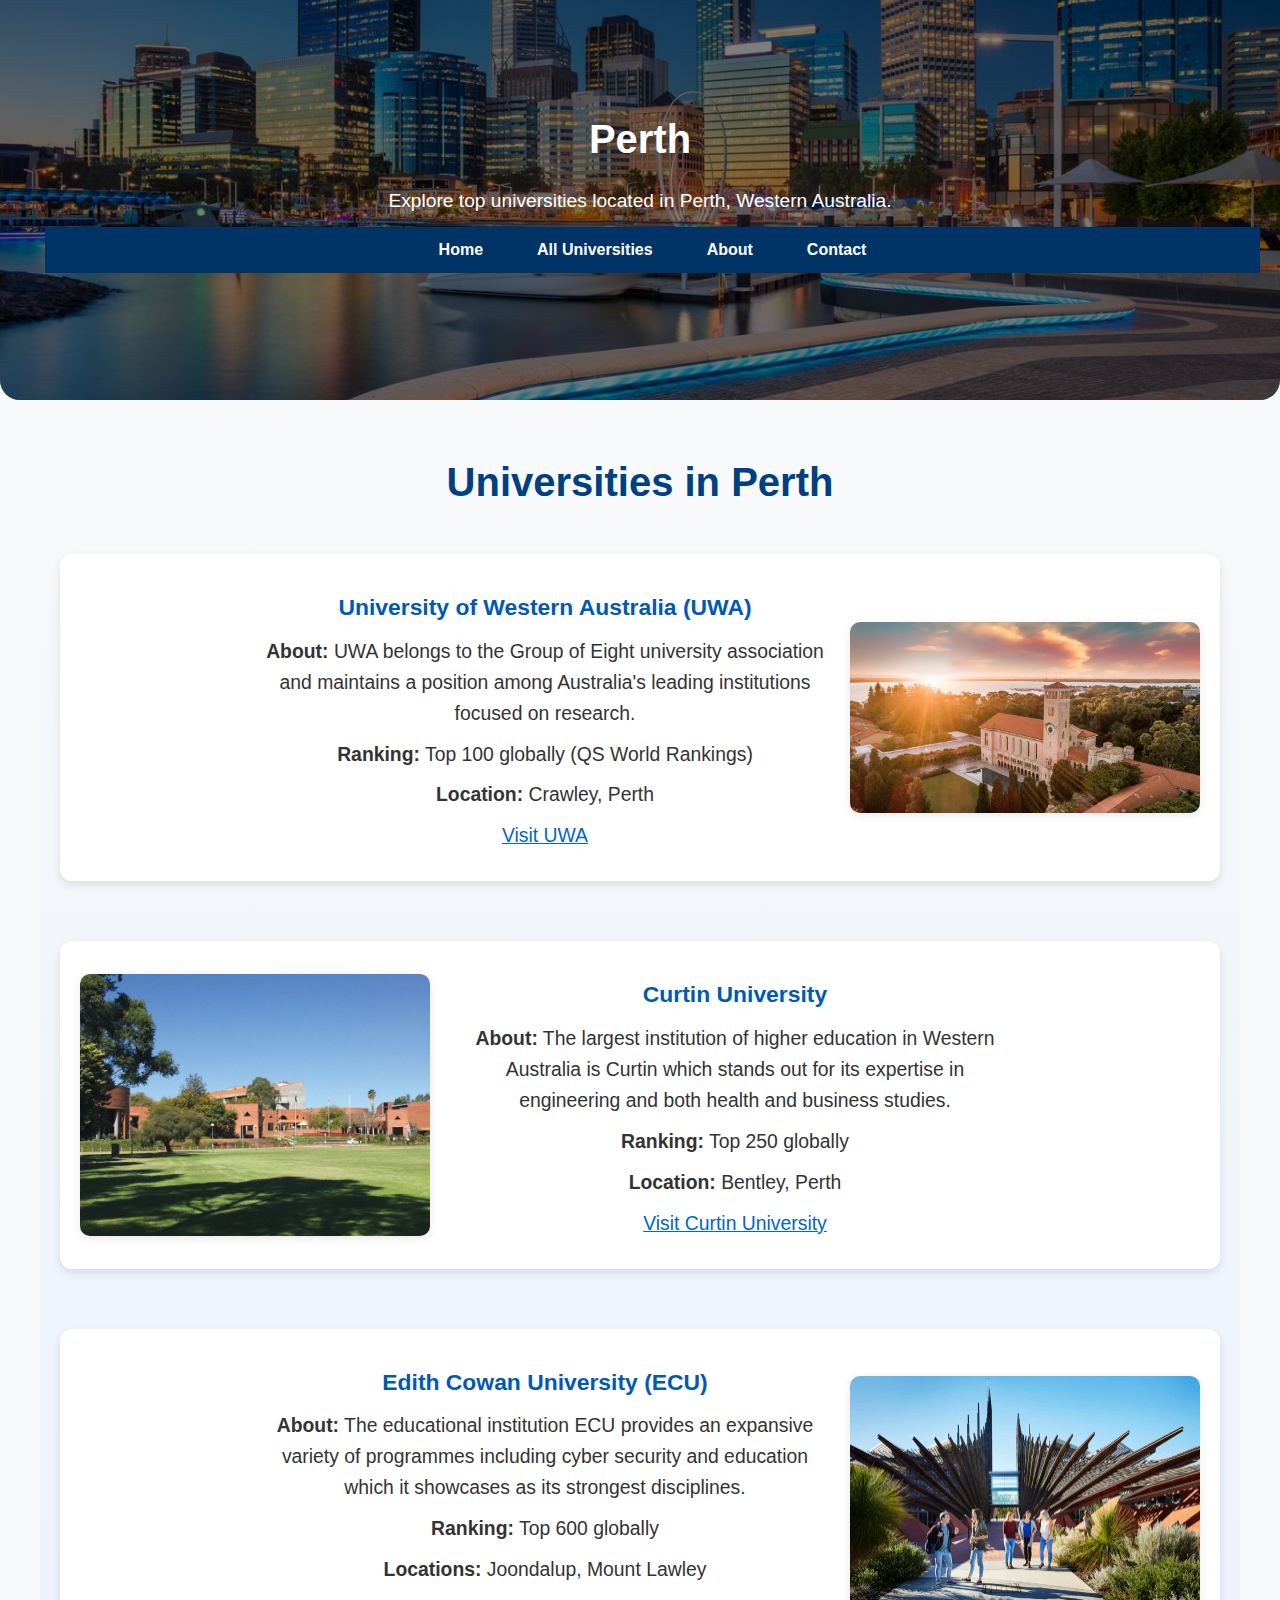
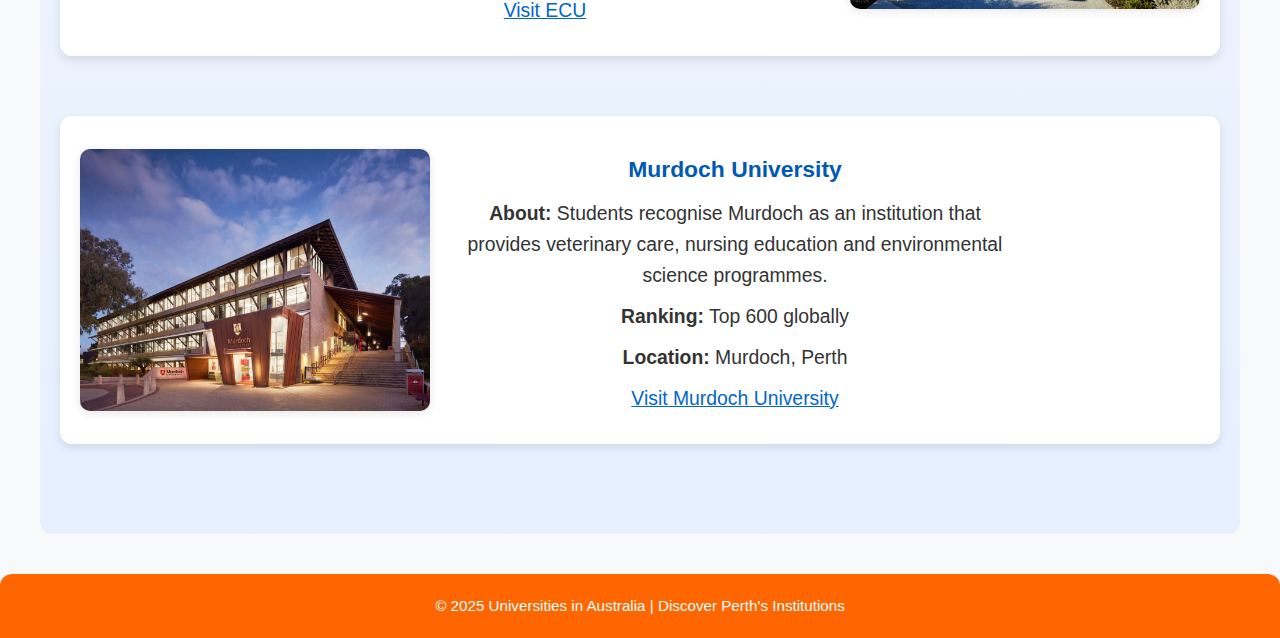
<file: perth.html>
<!-- perth.html -->
<!DOCTYPE html>
<html lang="en">
<head>
    <meta charset="UTF-8">
    <!-- Ensures the layout works well on mobile devices -->
    <meta name="viewport" content="width=device-width, initial-scale=1.0">
    <title>Universities in Perth</title>
    <link rel="stylesheet" href="style.css">
</head>
<body class="perth">

    <!-- Header section begins -->
    <header>
        <h1>Perth</h1>

        <!-- Brief introduction to the city and its universities -->
        <p>Explore top universities located in Perth, Western Australia.</p>

        <!-- Navigation menu linking to other sections of the website -->
        <nav>
            <ul>
                <li><a href="index.html">Home</a></li>
                <li><a href="universities.html">All Universities</a></li>
                <li><a href="about.html">About</a></li>
                <li><a href="contact.html">Contact</a></li>
            </ul>
        </nav>
    </header>
     <!-- The Header section ends -->

     <!-- Begining of the Main content -->
    <main>

        <h2 class="city-main-heading">Universities in Perth</h2>

        <!-- University of Western Australia section begins -->
        <section class="university-listing">
            <!-- Image for UWA campus -->
            <img src="images/uwa.jpg" alt="University of Western Australia" class="university-image" />

            <div class="university-text">
                <!-- About UWA using semantic <strong> for labels -->
                <h3>University of Western Australia (UWA)</h3>
                <p><strong>About:</strong> UWA belongs to the Group of Eight university association and maintains a position among Australia's leading institutions focused on research.</p>
                <p><strong>Ranking:</strong> Top 100 globally (QS World Rankings)</p>
                <p><strong>Location:</strong> Crawley, Perth</p>

                <!-- External link opens in new tab -->
                <p><a href="https://www.uwa.edu.au/" target="_blank" rel="noopener noreferrer">Visit UWA</a></p>
            </div>
        </section>
        <!-- University of Western Australia section ends -->

        <!-- Curtin University section begins -->
        <section class="university-listing">
            <img src="images/curtin.jpg" alt="Curtin University" class="university-image" />
            <div class="university-text">
                <h3>Curtin University</h3>
                <p><strong>About:</strong> The largest institution of higher education in Western Australia is Curtin which stands out for its expertise in engineering and both health and business studies.</p>
                <p><strong>Ranking:</strong> Top 250 globally</p>
                <p><strong>Location:</strong> Bentley, Perth</p>
                <p><a href="https://www.curtin.edu.au/" target="_blank" rel="noopener noreferrer">Visit Curtin University</a></p>
            </div>
        </section>
        <!-- Curtin University section ends -->

        <!-- Edith Cowan University section begins -->
        <section class="university-listing">
            <img src="images/ecu.jpg" alt="Edith Cowan University" class="university-image" />
            <div class="university-text">
                <h3>Edith Cowan University (ECU)</h3>
                <p><strong>About:</strong> The educational institution ECU provides an expansive variety of programmes including cyber security and education which it showcases as its strongest disciplines.</p>
                <p><strong>Ranking:</strong> Top 600 globally</p>
                <p><strong>Locations:</strong> Joondalup, Mount Lawley</p>
                <p><a href="https://www.ecu.edu.au/" target="_blank" rel="noopener noreferrer">Visit ECU</a></p>
            </div>
        </section>
        <!-- Edith Cowan University section ends -->

        <!-- Murdoch University section begins -->
        <section class="university-listing">
            <img src="images/murdoch.jpg" alt="Murdoch University" class="university-image" />
            <div class="university-text">
                <h3>Murdoch University</h3>
                <p><strong>About:</strong> Students recognise Murdoch as an institution that provides veterinary care, nursing education and environmental science programmes.</p>
                <p><strong>Ranking:</strong> Top 600 globally</p>
                <p><strong>Location:</strong> Murdoch, Perth</p>
                <p><a href="https://www.murdoch.edu.au/" target="_blank" rel="noopener noreferrer">Visit Murdoch University</a></p>
            </div>
        </section>
        <!-- Murdoch University section ends -->

    </main>
    <!-- Main content area ends -->

    <!-- Footer section begins -->
    <footer>
        <p>&copy; 2025 Universities in Australia | Discover Perth's Institutions</p>
    </footer>
    <!-- Footer section ends -->

</body>
</html>
</file>
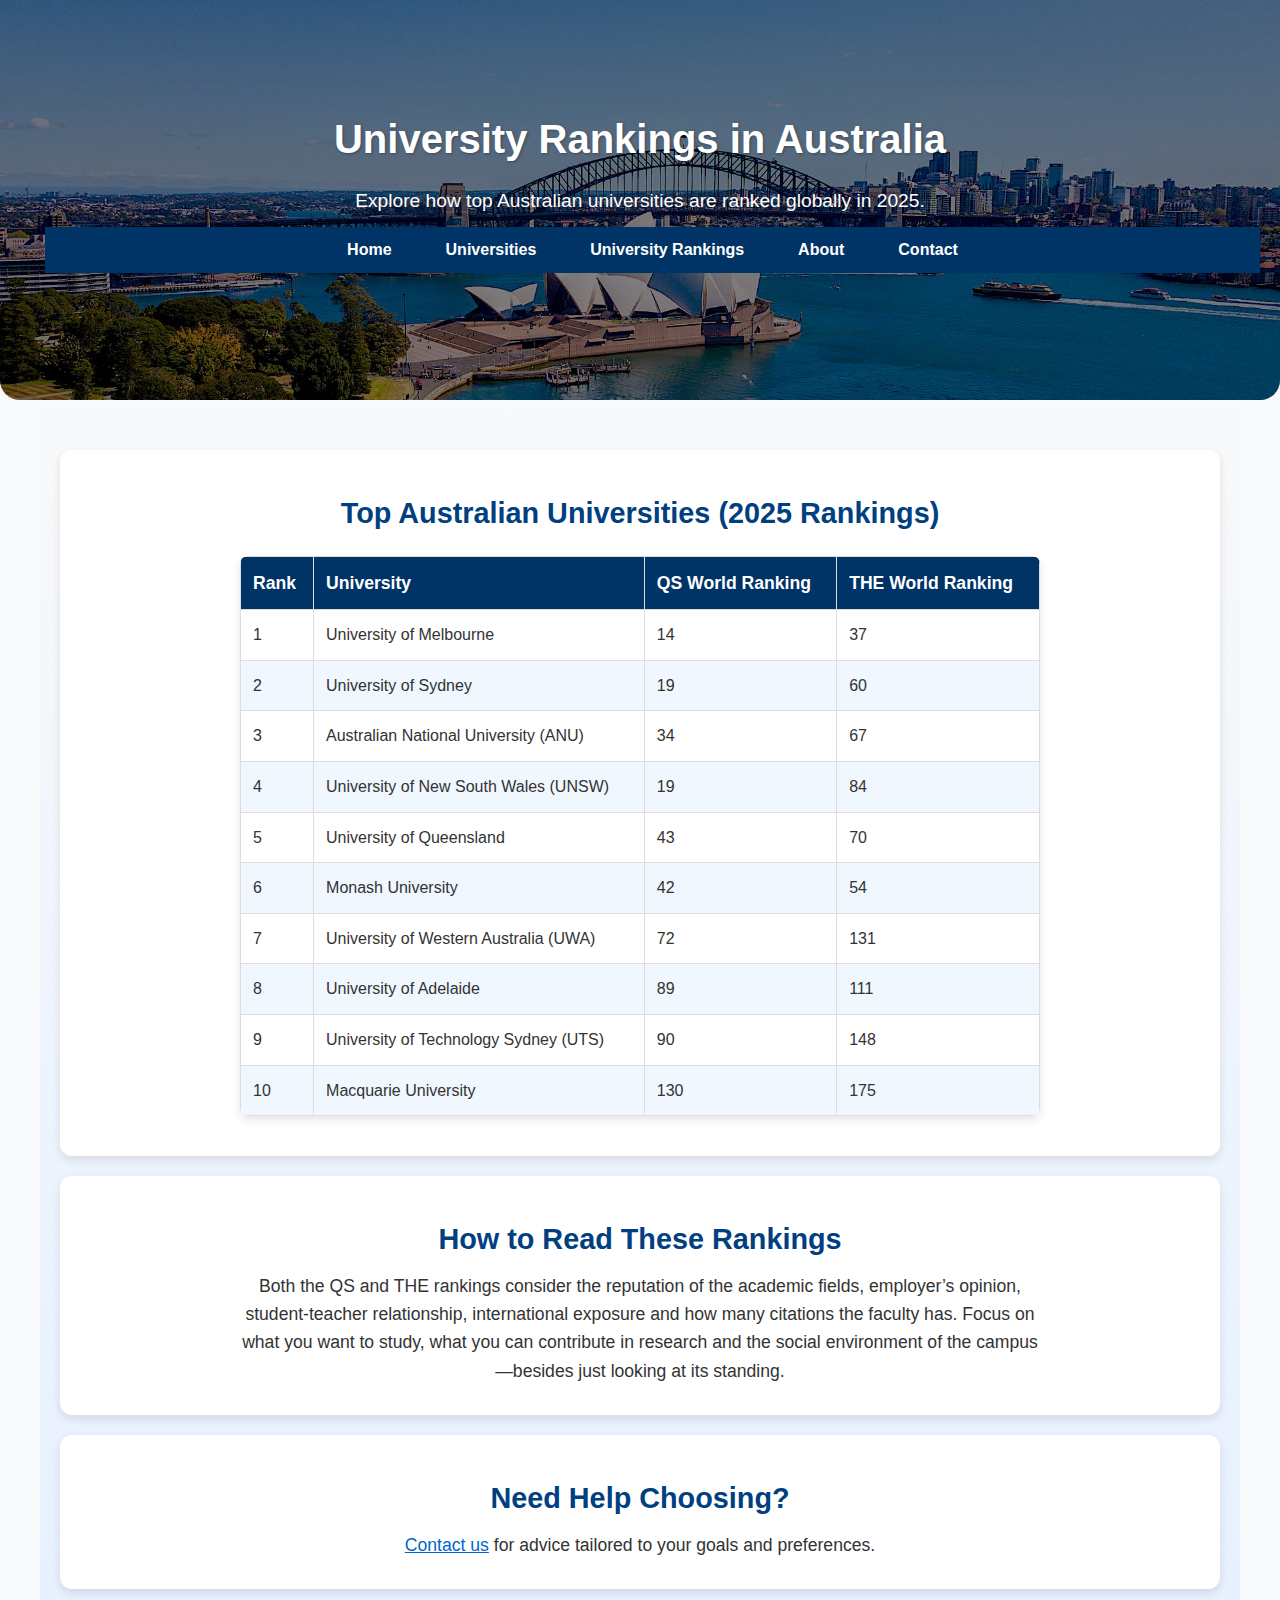
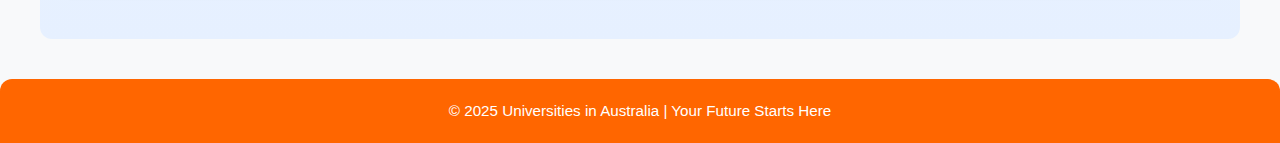
<file: rankings.html>
<!DOCTYPE html>
<!--  HTML5 document -->
<html lang="en">
<head>
    <meta charset="UTF-8">
    <!--Ensures proper scaling and responsiveness on all devices -->
    <meta name="viewport" content="width=device-width, initial-scale=1.0">
    <!-- To Make sure that the website is compatiable on mobile and tablet devices -->
    <title>University Rankings in Australia</title>
    <link rel="stylesheet" href="style.css">
</head>
<body class="universities">

    <!-- ==== HEADER ==== -->
    <header>
        <h1>University Rankings in Australia</h1> <!-- Introduction  -->
        <p>Explore how top Australian universities are ranked globally in 2025.</p>

        <!-- The main navigation bar for the website -->
        <nav>
            <ul>
                <!-- In here the navigation uses internal html links to different pages on the site -->
                <li><a href="index.html">Home</a></li>
                <li><a href="universities.html">Universities</a></li>
                <li><a href="rankings.html">University Rankings</a></li>
                <li><a href="about.html">About</a></li>
                <li><a href="contact.html">Contact</a></li>
            </ul>
        </nav>
    </header>
    <!-- ==== END HEADER ==== -->

    <!-- ==== MAIN ==== -->
    <main>

        <!-- ==== RANKINGS TABLE SECTION ==== -->
        <section>
            <h2>Top Australian Universities (2025 Rankings)</h2>

            <!-- The Table depicts university ranking data -->
            <table>
                <!-- Table headers defining the structure -->
                <thead>
                    <tr>
                        <th scope="col">Rank</th>
                        <th scope="col">University</th>
                        <th scope="col">QS World Ranking</th>
                        <th scope="col">THE World Ranking</th>
                    </tr>
                </thead>
                <tbody>
                    <!-- The rankings and the scores of a each university are shown in each row. -->
                    <tr>
                        <td>1</td>
                        <td>University of Melbourne</td>
                        <td>14</td>
                        <td>37</td>
                    </tr>
                    <tr>
                        <td>2</td>
                        <td>University of Sydney</td>
                        <td>19</td>
                        <td>60</td>
                    </tr>
                    <tr>
                        <td>3</td>
                        <td>Australian National University (ANU)</td>
                        <td>34</td>
                        <td>67</td>
                    </tr>
                    <tr>
                        <td>4</td>
                        <td>University of New South Wales (UNSW)</td>
                        <td>19</td>
                        <td>84</td>
                    </tr>
                    <tr>
                        <td>5</td>
                        <td>University of Queensland</td>
                        <td>43</td>
                        <td>70</td>
                    </tr>
                    <tr>
                        <td>6</td>
                        <td>Monash University</td>
                        <td>42</td>
                        <td>54</td>
                    </tr>
                    <tr>
                        <td>7</td>
                        <td>University of Western Australia (UWA)</td>
                        <td>72</td>
                        <td>131</td>
                    </tr>
                    <tr>
                        <td>8</td>
                        <td>University of Adelaide</td>
                        <td>89</td>
                        <td>111</td>
                    </tr>
                    <tr>
                        <td>9</td>
                        <td>University of Technology Sydney (UTS)</td>
                        <td>90</td>
                        <td>148</td>
                    </tr>
                    <tr>
                        <td>10</td>
                        <td>Macquarie University</td>
                        <td>130</td>
                        <td>175</td>
                    </tr>
                </tbody>
            </table>
        </section>
        <!-- === END OF THE RANKINGS TABLE SECTION === -->

        <!-- ========= THE EXPLANATION SECTION ========= -->
        <section>
            <h2>How to Read These Rankings</h2>
            <!-- Educational content about how rankings are calculated -->
            <p>
                Both the QS and THE rankings consider the reputation of the academic fields, employer’s opinion,
                student-teacher relationship, international exposure and how many citations the faculty has. 
                Focus on what you want to study, what you can contribute in research and the social environment
                of the campus—besides just looking at its standing.
            </p>
        </section>

        <!-- ========= Help section ========= -->
        <section>
            <h2>Need Help Choosing?</h2>
            <!-- Prompting users to get in touch for personalized guidance -->
            <p><a href="contact.html">Contact us</a> for advice tailored to your goals and preferences.</p>
        </section>

    </main>
    <!-- ==== END MAIN === -->

    <!-- ==== FOOTER === -->
    <footer>
        <p>© 2025 Universities in Australia | Your Future Starts Here</p>
    </footer>

</body>
</html>
</file>
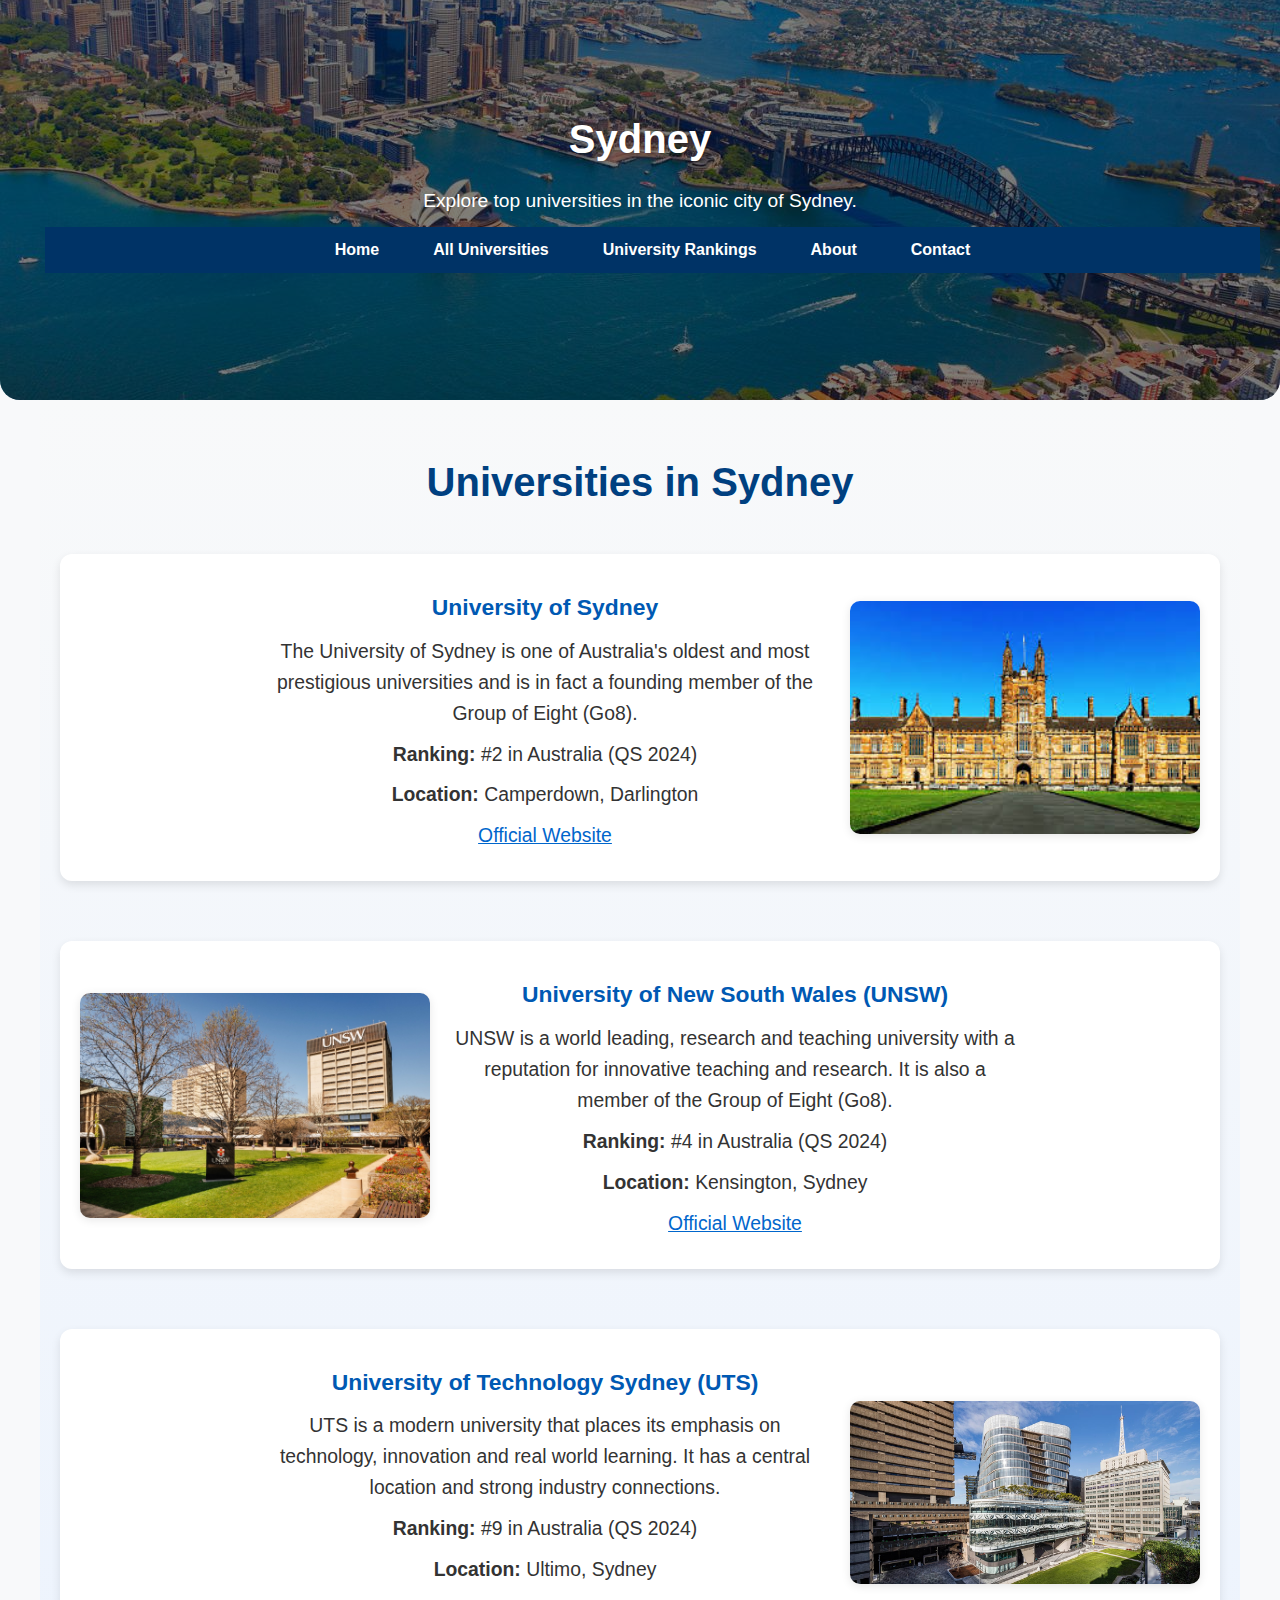
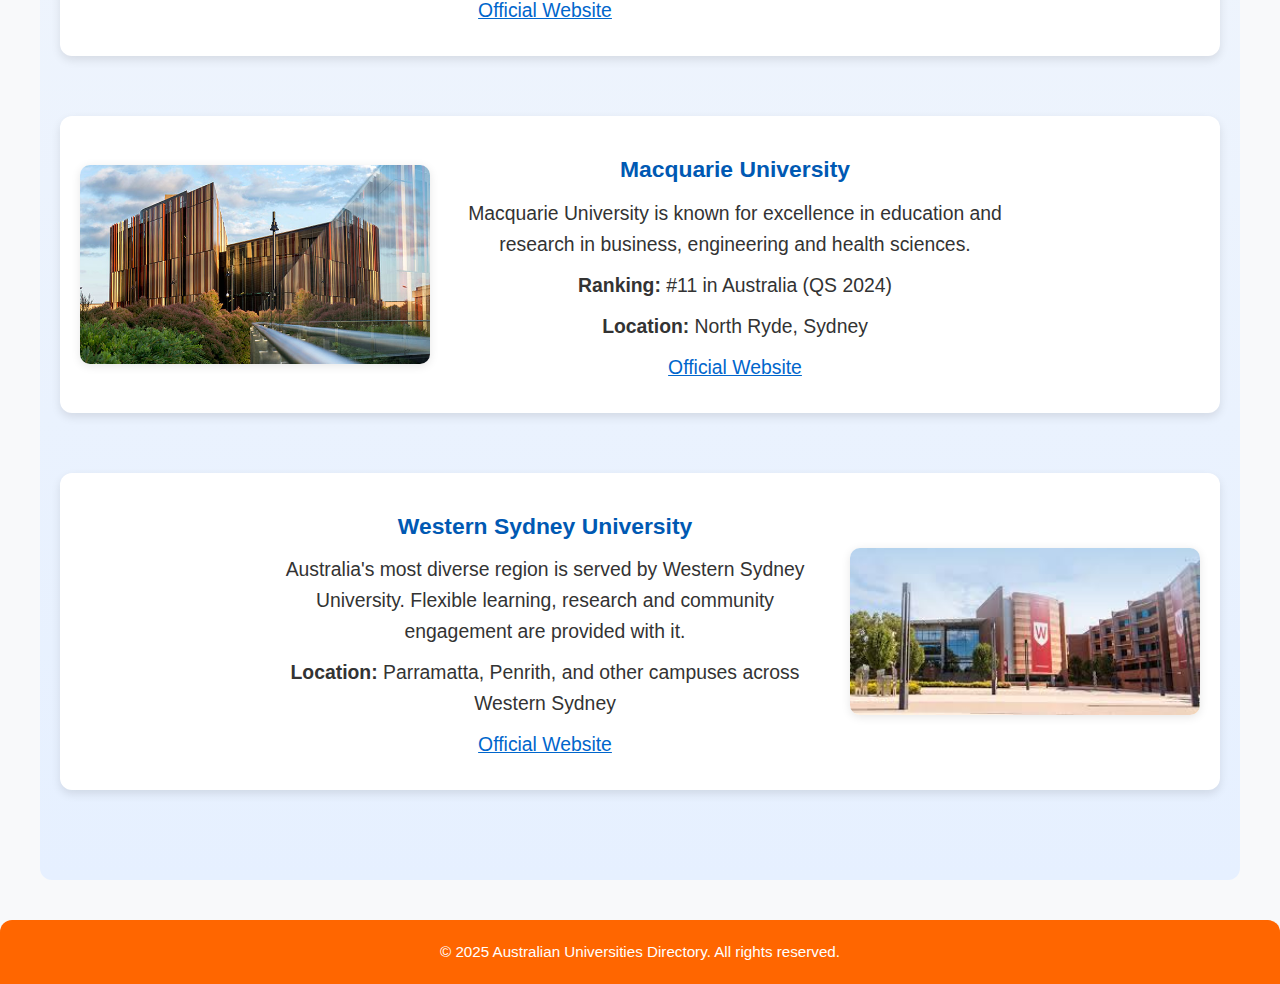
<file: sydney.html>
<!DOCTYPE html>
<html lang="en">
<head>
    <meta charset="UTF-8">
    <!-- Ensures proper scaling and responsiveness on all devices -->
    <meta name="viewport" content="width=device-width, initial-scale=1">
    <!-- To make sure the website is compatible on mobile and tablet devices -->
    <title>Universities in Sydney, Australia</title>
    <!-- Title is displayed on the browser tab -->
    <link rel="stylesheet" href="style.css">
    <!-- Link to your full CSS file which includes all styling -->
</head>
<body class="sydney">

    <!-- ==== HEADER ==== -->
    <header>
        <h1>Sydney</h1> <!-- The main heading of the page -->
        <p>Explore top universities in the iconic city of Sydney.</p> <!-- Descriptive paragraph about the page -->

        <!-- Navigation menu linking to other sections of the website  -->
        <nav>
            <ul>
                <li><a href="index.html">Home</a></li> <!-- Link to the homepage -->               
                <li><a href="universities.html">All Universities</a></li> <!-- Link to the page listing all universities -->              
                <li><a href="rankings.html">University Rankings</a></li> <!-- Link to the rankings page -->
                <li><a href="about.html">About</a></li> <!-- Link to the about page -->
                <li><a href="contact.html">Contact</a></li> <!-- Link to the contact page -->
            </ul>
        </nav>
    </header>
    <!-- ==== END HEADER ==== -->

    <!-- ==== MAIN CONTENT ==== -->
    <main>

        <!-- Main heading for the Sydney city universities page -->
        <h2 class="city-main-heading">Universities in Sydney</h2>

        <!-- University listings using the zig-zag layout -->

        <!-- University #1: University of Sydney -->
        <section class="university-listing">
            <img src="images/university_of_sydney.jpeg" alt="University of Sydney logo" class="university-image">
            <div class="university-text">
                <h3>University of Sydney</h3>
                <p>
                    The University of Sydney is one of Australia's oldest and 
                    most prestigious universities and is in fact a founding member of the Group of Eight (Go8).
                </p>
                <p><strong>Ranking:</strong> #2 in Australia (QS 2024)</p>
                <p><strong>Location:</strong> Camperdown, Darlington</p>
                <p><a href="https://www.sydney.edu.au" target="_blank" rel="noopener noreferrer">Official Website</a></p>
            </div>
        </section>

        <!-- University #2: UNSW -->
        <section class="university-listing">
            <img src="images/unsw.jpg" alt="UNSW logo" class="university-image">
            <div class="university-text">
                <h3>University of New South Wales (UNSW)</h3>
                <p>
                    UNSW is a world leading, research and teaching university with a reputation for innovative teaching and research.
                    It is also a member of the Group of Eight (Go8).
                </p>
                <p><strong>Ranking:</strong> #4 in Australia (QS 2024)</p>
                <p><strong>Location:</strong> Kensington, Sydney</p>
                <p><a href="https://www.unsw.edu.au" target="_blank" rel="noopener noreferrer">Official Website</a></p>
            </div>
        </section>

        <!-- University #3: UTS -->
        <section class="university-listing">
            <img src="images/uts.jpg" alt="UTS logo" class="university-image">
            <div class="university-text">
                <h3>University of Technology Sydney (UTS)</h3>
                <p>
                    UTS is a modern university that places its emphasis on technology, innovation and real world learning.
                    It has a central location and strong industry connections.
                </p>
                <p><strong>Ranking:</strong> #9 in Australia (QS 2024)</p>
                <p><strong>Location:</strong> Ultimo, Sydney</p>
                <p><a href="https://www.uts.edu.au" target="_blank" rel="noopener noreferrer">Official Website</a></p>
            </div>
        </section>

        <!-- University #4: Macquarie University -->
        <section class="university-listing">
            <img src="images/macquarie.jpg" alt="Macquarie University logo" class="university-image">
            <div class="university-text">
                <h3>Macquarie University</h3>
                <p>
                    Macquarie University is known for excellence in education and
                    research in business, engineering and health sciences.
                </p>
                <p><strong>Ranking:</strong> #11 in Australia (QS 2024)</p>
                <p><strong>Location:</strong> North Ryde, Sydney</p>
                <p><a href="https://www.mq.edu.au" target="_blank" rel="noopener noreferrer">Official Website</a></p>
            </div>
        </section>

        <!-- University #5: Western Sydney University -->
        <section class="university-listing">
            <img src="images/wsu.jpeg" alt="Western Sydney University logo" class="university-image">
            <div class="university-text">
                <h3>Western Sydney University</h3>
                <p>
                    Australia's most diverse region is served by Western Sydney University.
                    Flexible learning, research and community engagement are provided with it.
                </p>
                <p><strong>Location:</strong> Parramatta, Penrith, and other campuses across Western Sydney</p>
                <p><a href="https://www.westernsydney.edu.au" target="_blank" rel="noopener noreferrer">Official Website</a></p>
            </div>
        </section>

    </main>
    <!-- ==== END MAIN CONTENT ==== -->

    <!-- ==== FOOTER ==== -->
    <footer>
        <p>© 2025 Australian Universities Directory. All rights reserved.</p>
        <!-- Footer with the copyright -->
    </footer>
    <!-- ==== END FOOTER ==== -->

</body>
</html>
</file>
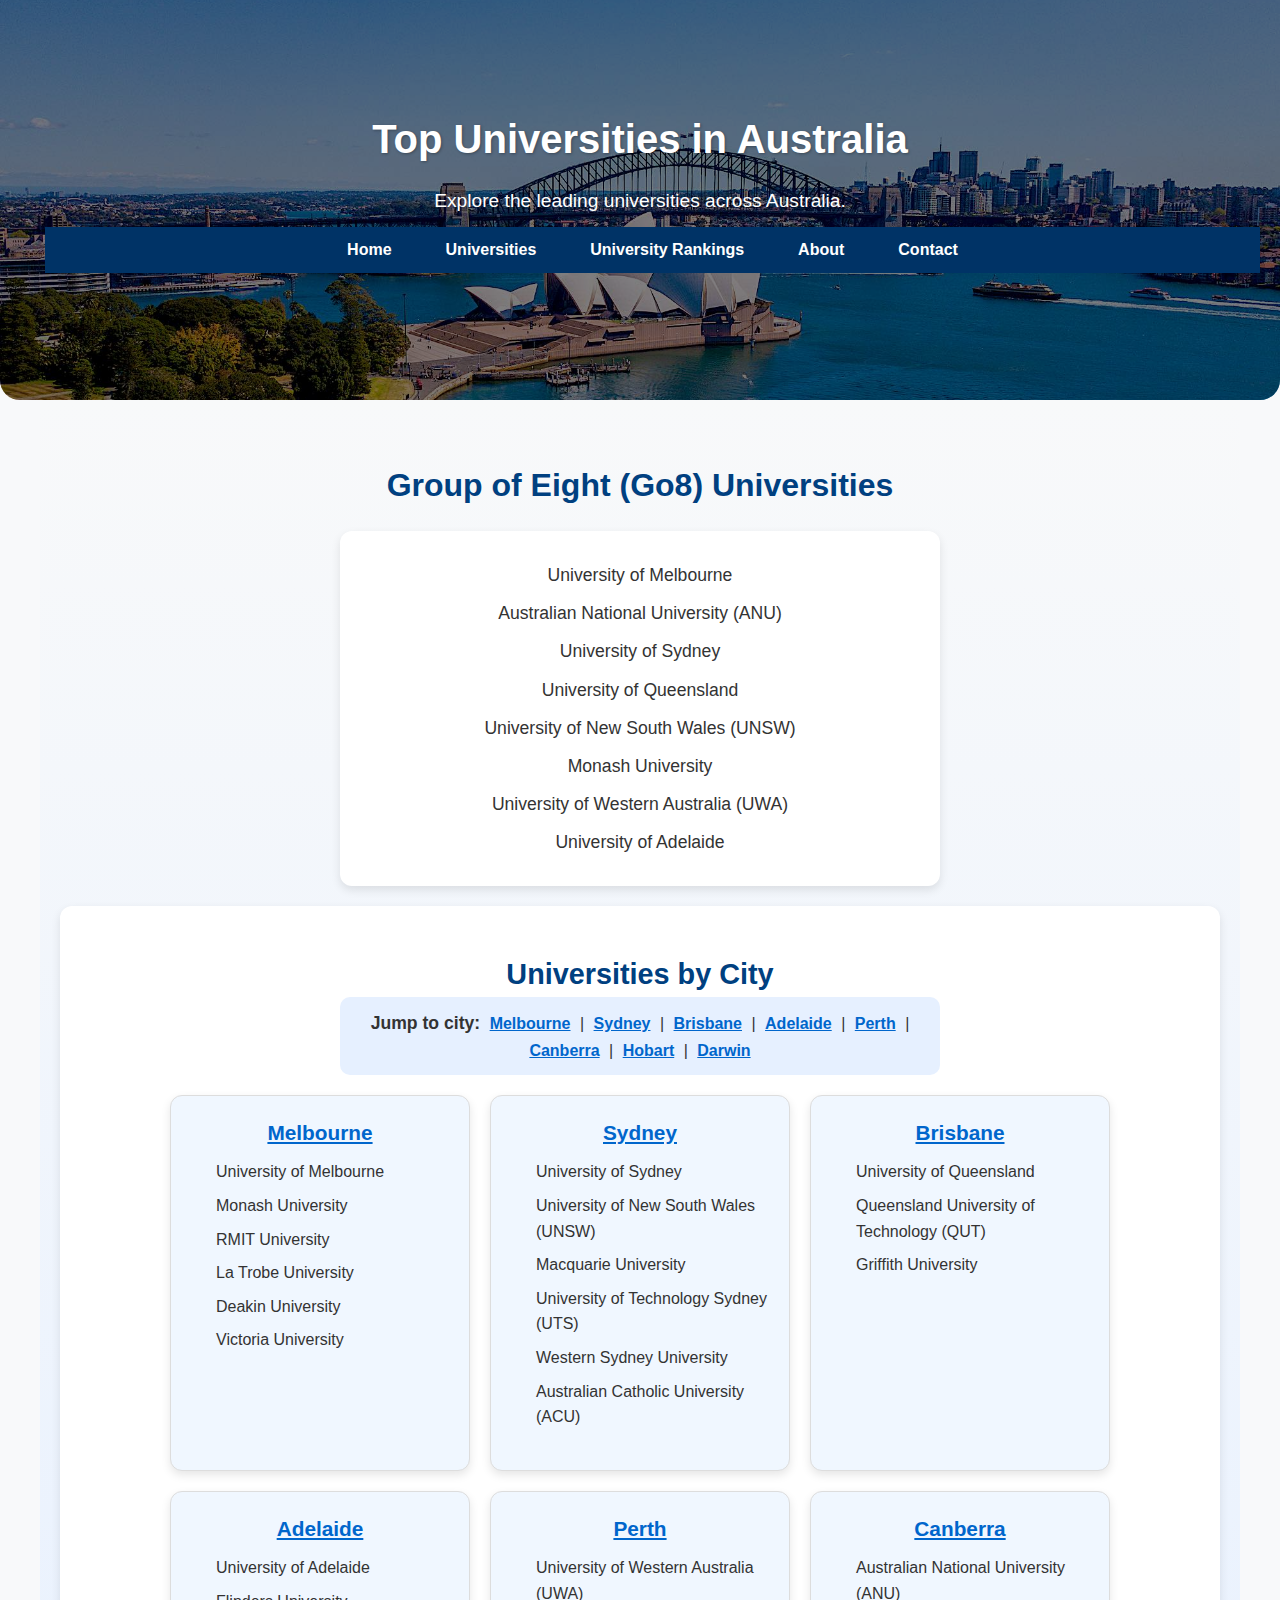
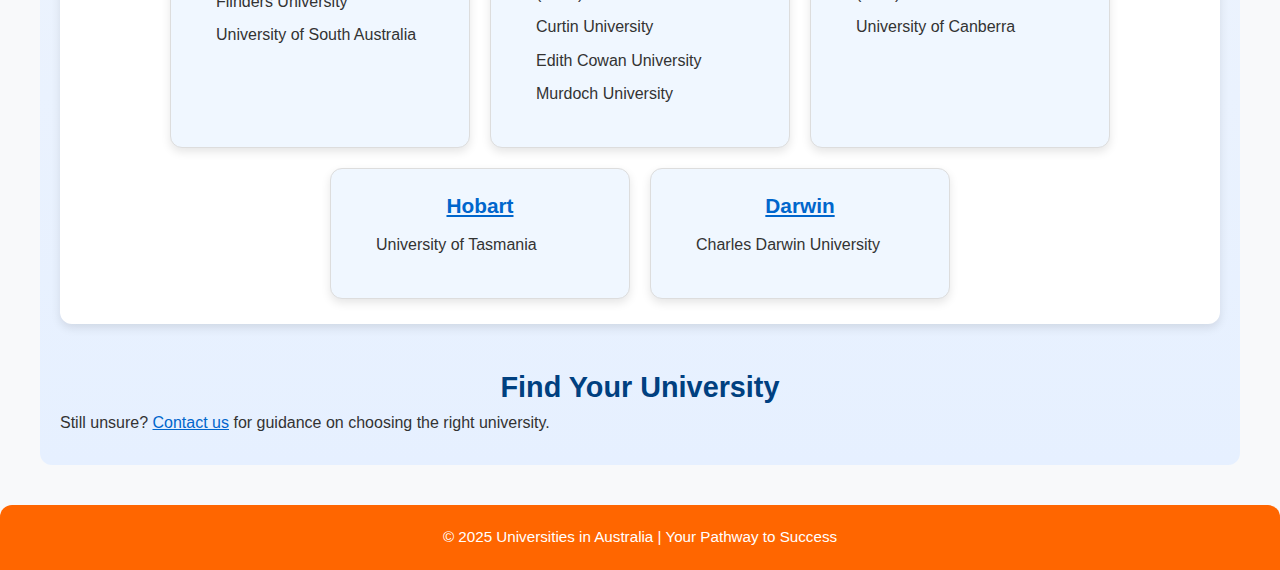
<file: universities.html>
<!DOCTYPE html>
<!-- Declaring the document type as html5 -->
<html lang="en">
<head>
    <meta charset="UTF-8">
    <!-- The Character encoding is set to UTF-8 to in-order to support a wide range of characters -->
    <meta name="viewport" content="width=device-width, initial-scale=1.0">
    <!-- To Make sure that the website is compatiable on mobile and tablet devices -->
    <title>List of Australian Universities</title>
    <link rel="stylesheet" href="style.css">
</head>
<body class="universities">

    <!-- ==== HEADER SECTION ==== -->
    <header>
        <h1>Top Universities in Australia</h1>
        <!-- The purpous of this page -->
        <p>Explore the leading universities across Australia.</p>
        
        <!-- using semantic <nav> element for primary site navigation -->
        <nav>
            <ul>
                <!-- These are internal links to navigate to other HTML pages in the site -->
                <li><a href="index.html">Home</a></li>
                <li><a href="universities.html">Universities</a></li>
                <li><a href="rankings.html">University Rankings</a></li>
                <li><a href="about.html">About</a></li>
                <li><a href="contact.html">Contact</a></li>
            </ul>
        </nav>
    </header>
    <!-- === THE END OF THE HEADER SECTION ==== -->

    <!-- ==== MAIN CONTENT ==== -->
    <main>
        <!-- Go8 Universities Section -->
        <h2 class="go8-heading">Group of Eight (Go8) Universities</h2>
        <ul class="go8-list">
            <!-- Used <ul> for non-sequential list -->
            <li>University of Melbourne</li>
            <li>Australian National University (ANU)</li>
            <li>University of Sydney</li>
            <li>University of Queensland</li>
            <li>University of New South Wales (UNSW)</li>
            <li>Monash University</li>
            <li>University of Western Australia (UWA)</li>
            <li>University of Adelaide</li>
        </ul>

        <!-- Universities by City Section -->
        <div class="city-universities-container">
            <h2>Universities by City</h2>

            <!-- Jump Links -->
            <p class="jump-links">
                <strong>Jump to city:</strong>
                <a href="melbourne.html">Melbourne</a> |
                <a href="sydney.html">Sydney</a> |
                <a href="brisbane.html">Brisbane</a> |
                <a href="adelaide.html">Adelaide</a> |
                <a href="perth.html">Perth</a> |
                <a href="canberra.html">Canberra</a> |
                <a href="hobart.html">Hobart</a> |
                <a href="darwin.html">Darwin</a>
            </p>

            <!-- City University Listings (Two per row) -->
            <div class="city-pairs">

                <!-- Melbourne -->
                <div class="city-column">
                    <h3><a href="melbourne.html">Melbourne</a></h3>
                    <ul>
                        <li>University of Melbourne</li>
                        <li>Monash University</li>
                        <li>RMIT University</li>
                        <li>La Trobe University</li>
                        <li>Deakin University</li>
                        <li>Victoria University</li>
                    </ul>
                </div>

                <!-- Sydney -->
                <div class="city-column">
                    <h3><a href="sydney.html">Sydney</a></h3>
                    <ul>
                        <li>University of Sydney</li>
                        <li>University of New South Wales (UNSW)</li>
                        <li>Macquarie University</li>
                        <li>University of Technology Sydney (UTS)</li>
                        <li>Western Sydney University</li>
                        <li>Australian Catholic University (ACU)</li>
                    </ul>
                </div>

                <!-- Brisbane -->
                <div class="city-column">
                    <h3><a href="brisbane.html">Brisbane</a></h3>
                    <ul>
                        <li>University of Queensland</li>
                        <li>Queensland University of Technology (QUT)</li>
                        <li>Griffith University</li>
                    </ul>
                </div>

                <!-- Adelaide -->
                <div class="city-column">
                    <h3><a href="adelaide.html">Adelaide</a></h3>
                    <ul>
                        <li>University of Adelaide</li>
                        <li>Flinders University</li>
                        <li>University of South Australia</li>
                    </ul>
                </div>

                <!-- Perth -->
                <div class="city-column">
                    <h3><a href="perth.html">Perth</a></h3>
                    <ul>
                        <li>University of Western Australia (UWA)</li>
                        <li>Curtin University</li>
                        <li>Edith Cowan University</li>
                        <li>Murdoch University</li>
                    </ul>
                </div>

                <!-- Canberra -->
                <div class="city-column">
                    <h3><a href="canberra.html">Canberra</a></h3>
                    <ul>
                        <li>Australian National University (ANU)</li>
                        <li>University of Canberra</li>
                    </ul>
                </div>

                <!-- Hobart -->
                <div class="city-column">
                    <h3><a href="hobart.html">Hobart</a></h3>
                    <ul>
                        <li>University of Tasmania</li>
                    </ul>
                </div>

                <!-- Darwin -->
                <div class="city-column">
                    <h3><a href="darwin.html">Darwin</a></h3>
                    <ul>
                        <li>Charles Darwin University</li>
                    </ul>
                </div>

            </div> <!-- end .city-pairs -->
        </div> <!-- end .city-universities-container -->

        <!-- This is for the users to call for help -->
        <h2>Find Your University</h2>
        <p>
            Still unsure?
            <!-- Internal link is placed to the contact page -->
            <a href="contact.html">Contact us</a>
            for guidance on choosing the right university.
        </p>
    </main>
    <!-- ==== END OF THE MAIN CONTENT ===== -->

    <!-- ==== FOOTER ==== -->
    <footer>
        <p>© 2025 Universities in Australia | Your Pathway to Success</p>
    </footer>
</body>
</html>
</file>
<file: style.css>
/* Dylan De Silva */
/* 10660225 */
/* 30/05/2025*/


/* =============== */
/* Global Styles   */
/* =============== */

/* In this section, I setup the base styles which are applied to the entire website. This make sures it has consistency and resetting the browser defaults.
By using CSS to reset, it helps to cross-browser inconsistencies. I learned this after i notice the margin issue in chrome and Firefox. */

* {
    /* The default margins are reset, padding as well as set box-sizing in-order to include the padding or borders in the element width  calculation.
       I chose the border-box for predictable sizing to simplify the layout calculations across sections. */
    box-sizing: border-box;
    margin: 0;
    padding: 0;
}

body {
    /* A light grey background is used as it is clean and gives a modern look with dark text for readability. */
    background-color: #f8f9fa;
    color: #333;
    /* Used the Arial as the fallback sans-serif font which is used for the compatibility and clarity.
       At beginning, I tried custom fonts  and later sticked with Arial for the performance and it's availability. */
    font-family: Arial, sans-serif;
    /* I set the line-height for 1.6 for text readability. specially in paragraphs. */
    line-height: 1.6;
}

/* ==================== */
/* Common Elements       */
/* Used it across all of the pages  */
/* ====================== */
/* In this section the elements are styled. the elements like the links and the lists which appears on multiple pages make sures a compatible design.
   The styles are centralized, in-order to reduce the redundancy, and make the updates much more easier. */

/* Links ----*/
a {
    /* set blue color for the links in-order to make the links stand out against the background color.
       chose the color #0066cc for high contrast */
    color: #0066cc;
    /* added a smooth color transition to hover the effects in-order to improve the interactivity of the website. */
    transition: color 0.3s ease;
}

a:hover {
    /* I changed the color of the link to blue to match the sites color because when hovering it showed as orange color which made the letters not visible. */
    color: #004080;
}

a:focus {
    /* I added a dashed outline for accessibility due to when the links are focused using the keyboard navigation. 
       Discovered that the outline-offset manages to improve the visibility without affecting the original layout. */
    outline: 2px dashed #004080;
    outline-offset: 2px;
}

/* Lists */
ul {
    /* Set the margins and the padding to allign the unordered lists with the content's flow. */
    margin: 10px 0 20px 25px;
    padding-left: 10px;
}

ul li {
    /* Add spacing between list items for better readability. 
    Small margins prevent having cramped text and it  improves the visual hierarchy. */
    margin: 5px 0;
}

/* =================*/
/* Header Section   */
/* Used in all pages  */
/* ================== */

/* Style the header. This includes the page title and description and the websites navigation.
   I Used a semi-transparent overlay which means a box-shadow, to make the text to be readable over background images. */

header {
    /* Set transparent background.This allows the background images to be disolayed through it. */
    background-color: transparent;
    /* Centerd and scaled the background images to obtaine a  full-width, immersive effect. 
       Background-size: cover , makesures the images to be  filled with the header without distortion. */
    background-position: center;
    background-repeat: no-repeat;
    background-size: cover;
    /* Round bottom corners for a smooth transition to the main content. */
    border-radius: 0 0 20px 20px;
    /* Applied a dark overlay in order to improve the text contrast against the background images. */
    box-shadow: inset 0 0 0 1000px rgba(0, 0, 0, 0.5);
    /* Used a White text for high contrast against the dark overlay. */
    color: white;
    /* Used flexbox in-order to vertically center the content within the header part.*/
    display: flex;
    flex-direction: column;
    justify-content: center;
    /* Makesure that the  header is tall enough. so, the content and images can be  displaied effectively. */
    min-height: 400px;
    /* Added a padding for content spacing, and adjusting for smaller screens later. */
    padding: 60px 20px;
    /* For possible absolute-positioned items, use the position relative (not used here). */
    position: relative;
    /* Centered the text to have a balanced, professional appearance. */
    text-align: center;
}

header h1 {
    /* I used large, bold headings for prominence.
    Also, 2.5em used to ensure the visibility without changing the design.  */
    font-size: 2.5em;
    font-weight: bold;
    /* To seperate the heading from the description, i used space below heading.  */
    margin-bottom: 15px;
    /*  I added subtle shadow for depth, very specially over varied backgrounds */
    text-shadow: 1px 1px 3px rgba(0, 0, 0, 0.3);
}

header p {
    /* Used a slightly larger font for the description so it can maintain hierarchy. */
    font-size: 1.2em;
    /* For readability on large displays, I centered and limit the width. */
    margin: 0 auto;
    max-width: 600px;
}

.header-banner {
    /* Style for banner images (not used in current HTML but included for flexibility). */
    border-bottom: 4px solid #ffffff;
    border-radius: 0 0 12px 12px;
    max-height: 250px;
    object-fit: cover;
    width: 100%;
}

/* Navigation Menu */
nav ul {
    /* To contrast with the header, i used dark blue background for navigation. 
     I choose #003366 for a professional, trustworthy feel. */
    background-color: #003366;
    /*  i used flexbox for horizontal menu with wrapping for smaller screens. */
    display: flex;
    flex-wrap: wrap;
    justify-content: center;
    /* For a clean menu, i removed default list styling. */
    list-style: none;
    /* For spacing around menu items, i used padding. */
    padding: 10px 0;
}

nav ul li {
    /*  For clarity, i put space between menu items */
    margin: 0 15px;
}

nav ul li a {
    /* Round corners is used to have  a modern button-like appearance. */
    border-radius: 5px;
    /* For contrast against the dark nav background, i used white text  */
    color: #ffffff;
    /* For emphasis and readability, i used bold text.  */
    font-weight: bold;
    /*  For clickable area and visual balance, i used padding */
    padding: 8px 12px;
    /*  For a cleaner look, i removed default underline. */
    text-decoration: none;
    /* For hover effects on background and text color, i used smooth transitions . */
    transition: background-color 0.3s ease, color 0.3s ease;
}

nav ul li a:hover {
    /*  In order to match site’s accent color, i used orange background on hover. 
        Consistent hover state Strengthen brand identity. */
    background-color: #ff6600;
    text-decoration: none;
}

/* ====================== */
/* The main Content Area  */
/* Used in all pages  */
/* ======================*/

/* The main content container which holds all of the page specific sections are styled. 
   Opting for a gradient background gives the website more depth, but at the same time remains light.*/

main {
    /* Used a Subtle gradient for a modern, dynamic background. 
       -Moving from #f8f9fa to #e6f0ff adds more appeal to the background. */
    background: linear-gradient(180deg, #f8f9fa 0%, #e6f0ff 100%);
    /* Make the corners of each card gently rounded to help the cards match other areas of your website. */
    border-radius: 12px;
    /* made the layout with a centre and width so the page looks good on large screens. */
    margin: auto;
    max-width: 1200px;
    /* used padding for content spacing and adjustable in media queries. */
    padding: 30px 20px;
}

main h2 {
    /* Dark blue is used for titles to match the colours on the site. */
    color: #004080;
    /*  Made section titles large to mark the hierarchy within the document. */
    font-size: 1.8em;
    /* Placed some space above every heading to keep sections apart. */
    margin-top: 20px;
    /* Place all fonts centered on every page. */
    text-align: center;
}

main h3 {
    /* Subheadings are set in a lighter shade of blue so they look different from h2 headings. */
    color: #0059b3;
    /* The size of secondary headings set to smaller size */
    font-size: 1.3em;
    /* Insert space above to keep this seperated from the content above. */
    margin-top: 15px;
    text-align: center;
}

/* Section Containers */
section {
    /*  The content sections are best seen because they are placed on a white background.. */
    background-color: #ffffff;
    /* Round the edges to obtain a current, format for cards. */
    border-radius: 12px;
    /* use shadow to help the object stand apart from the background. 
       Shadows give objects different levels in the design without adding too much detail. */
    box-shadow: 0 4px 10px rgba(0, 0, 0, 0.1);
    /*The margin is for spacing between sections. */
    margin: 20px 0;
    /* Padding is given for internal content spacing. */
    padding: 20px;
}

section p {
    /* The standard font size for paragraph text. */
    font-size: 1.1em;
    /* text is centered and limited width is used for readability. */
    margin: 10px auto;
    max-width: 800px;
    /* Text alignment is set to centred so the page gets even. */
    text-align: center;
}

/* =================== */
/* Index Page Styles   */
/* =================== */
/* Styles for index.html, covering featured schools, testimonials and the city grids section.  
  I used card-based layouts for visual appeal and easy scanning. */

/* Featured Universities Section */
.featured-universities {
    /* White background to match other sections. */
    background-color: #ffffff;
    /* used round corners for consistency. */
    border-radius: 12px;
    /* Use shadow for depth, that matches the other sections. */
    box-shadow: 0 4px 10px rgba(0, 0, 0, 0.1);
    /* Add some small space at the bottom of a page to seperate it from other parts of the document. */
    margin-bottom: 40px;
    /* used padding for the content spacing. */
    padding: 20px;
}

.uni-grid {
    /* Flexbox is used for a responsive grid of university cards. 
       When an element has flex-wrap, cards will wrap onto another line when the screen is smaller, making the site more responsive. */
    display: flex;
    flex-wrap: wrap;
    gap: 20px;
    justify-content: center;
}

.uni-card {
    /*A light blue background was added to university cards to distinguish them from the sections they are in. */
    background-color: #f0f7ff;
    /* Border for subtle definition. */
    border: 1px solid #ddd;
    /* Round corners for a modern look. */
    border-radius: 10px;
    /* Shadow for depth, matching section style. */
    box-shadow: 0 4px 10px rgba(0, 0, 0, 0.1);
    /* Padding for internal content of the site. */
    padding: 20px;
    /* Center text for card content. */
    text-align: center;
    /* Allow hover effects to move smoothly. */
    transition: box-shadow 0.3s ease, transform 0.3s ease;
    /* I set up a width to allow all cards to be the same size. */
    width: 300px;
}

.uni-card:hover {
    /* Put more shadow and add an elevated card on hover so the user knows the content is clickable.  */
    box-shadow: 0 6px 15px rgba(0, 0, 0, 0.15);
    transform: translateY(-5px);
}

.uni-card img {
    /* In order to match card style, i used round corners for images.--------------------------- */
    border-radius: 8px;
    /* For consistency across cards, i used fixed height. */
    height: 150px;
    /* Space below image for text. */
    margin-bottom: 10px;
    /* Guarantee images cover the area without stretching. */
    object-fit: cover;
    /* Full width of the card. */
    width: 100%;
}

.uni-card h3 {
    /* Card titles are coloured in dark blue, just like the main h2. */
    color: #004080;
    /* For prominence within cards, i used this Size . */
    font-size: 1.3em;
    /* Space below title. */
    margin-bottom: 10px;
}

.uni-card p {
    /* this is the standard font size for card descriptions. */
    font-size: 1em;
}

/* Testimonials Section */
.testimonials {
    /* for consistency, i used white background . */
    background-color: #ffffff;
    /* For card-like appearance, i used round corners . */
    border-radius: 12px;
    /* For depth, i used shadow. */
    box-shadow: 0 4px 10px rgba(0, 0, 0, 0.1);
    /* For separation, i used extra bottom margin . */
    margin-bottom: 40px;
    /* Padding for content. */
    padding: 20px;
}

.testimonial-grid {
    /* for a responsive grid of testimonial cards, i used flexbox . */
    display: flex;
    flex-wrap: wrap;
    gap: 20px;
    justify-content: center;
}

.testimonial-card {
    /* to differentiate from section, i used light blue background . */
    background-color: #e6f0ff;
    /* for definition, i used border . */
    border: 1px solid #ddd;
    /* for consistency, i used round corners . */
    border-radius: 10px;
    /* for depth, i used shadow . */
    box-shadow: 0 4px 10px rgba(0, 0, 0, 0.1);
    /* for content, i used padding . */
    padding: 20px;
    /* for card content, i used center text . */
    text-align: center;
    /* for consistent card sizes, i used fixed width . */
    width: 350px;
}

.testimonial-card img {
    /* for a friendly, personal touch, i used circular images . 
       Creative: Border-radius: 50% improves the human element of testimonial. */
    border-radius: 50%;
    height: 60px;
    margin-bottom: 10px;
    width: 60px;
}

.testimonial-card p {
    /* for quotes, i used standard font size with italic style . */
    font-size: 1em;
    font-style: italic;
    margin-bottom: 10px;
}

.testimonial-card h4 {
    /* for names, matching other headings, i used dark blue . */
    color: #004080;
    /* for secondary importance, i used smaller size . */
    font-size: 1.1em;
}

/* The section of City Grid */
.city-grid {
    /* for a responsive grid of city cards, i used Flexbox. */
    display: flex;
    flex-wrap: wrap;
    gap: 20px;
    /* Space cards evenly across the row. */
    justify-content: space-between;
    margin: 20px 0;
}

.city-card {
    /* for city cards, i used white background. */
    background-color: white;
    /* for definition, i used border. */
    border: 1px solid #ddd;
    /* for consistency, iused round corners. */
    border-radius: 10px;
    /* for depth, i used shadow. */
    box-shadow: 0 4px 10px rgba(0, 0, 0, 0.1);
    /* to fit three cards per row, accounting for gaps, i used flexible width. */
    flex: 1 1 calc(33% - 20px);
    padding: 20px;
    text-align: center;
    /* for hover effects, i used smooth transitions. */
    transition: box-shadow 0.3s ease, transform 0.3s ease;
}

.city-card:hover {
    /* for interactivity. i increased shadow and lift on hover. */
    box-shadow: 0 6px 15px rgba(0, 0, 0, 0.15);
    transform: translateY(-5px);
}

.city-card h3 {
    /* for city names, i used this size. */
    font-size: 1.3em;
    margin-bottom: 12px;
}

.city-card p {
    /* for descriptions, i used standard font size. */
    font-size: 1em;
    margin-bottom: 12px;
}

.city-card img {
    /* for images, i used round corners. */
    border-radius: 8px;
    /* for consistency, i used fixed height. */
    height: 200px;
    /* Cover area without stretching. */
    object-fit: cover;
    /* for interactivity, i used fade effect on hover. */
    transition: opacity 0.3s ease;
    width: 100%;
}

.city-card img:hover {
    /* to indicate clickability, i used slight fade on hover. */
    opacity: 0.9;
}

/* About Australia Section */
.about-australia {
    /* for consistency, i used white background. */
    background: #ffffff;
    /* for card-like appearance, i used round corners. */
    border-radius: 12px;
    /* for depth, i used shadow. */
    box-shadow: 0 4px 10px rgba(0, 0, 0, 0.1);
    /* for prominence on index page, i used extra margin. */
    margin: 40px 20px;
    padding: 20px;
}

.australia-content {
    /* for side-by-side image and text, i used flexbox. 
       Decision: nowrap guarantee layout stays intact on larger screens. */
    align-items: flex-start;
    display: flex;
    flex-wrap: nowrap;
    gap: 20px;
    justify-content: center;
}

.australia-image {
    /* for the map image, i used round corners. */
    border-radius: 8px;
    /* This Prevent image from shrinking in flex container. */
    flex-shrink: 0;
    height: auto;
    /* for balance with text, i used limit width. */
    max-width: 100%;
    width: 300px;
}

.australia-text {
    /* for readability, i used dark text. */
    color: #333;
    /* This Allow text to take remaining space. */
    flex: 1;
    /* for content, i used standard font size. */
    font-size: 1.1em;
}

/* Australia Video Section */
.australia-video {
    /* to match other sections, i used white background. */
    background: #ffffff;
    /* for consistency, i used round corners. */
    border-radius: 12px;
    /* for depth, i used shadow. */
    box-shadow: 0 4px 10px rgba(0, 0, 0, 0.1);
    /* for prominence, i used extra margin. */
    margin: 40px 20px;
    padding: 20px;
    /* for video and heading, i used center content. */
    text-align: center;
}

.video-wrapper {
    /* for YouTube iframe using 16:9 aspect ratio, i used responsive wrapper. 
       Learning: Padding-bottom technique was new and it guarantees video scales properly. */
    position: relative;
    padding-bottom: 56.25%; /* 16:9 aspect ratio */
    height: 0;
    overflow: hidden;
    /* to prevent oversized videos on large screens, i limited width. */
    max-width: 800px;
    margin: 0 auto;
}

.video-wrapper iframe {
    /* Position iframe to fill the wrapper for responsiveness. */
    position: absolute;
    top: 0;
    left: 0;
    width: 100%;
    height: 100%;
}

/* Call-to-Action Banner */
.cta-banner {
    /* for emphasis, i used dark blue background. 
       for the CTA, #003366 creates a strong visual contrast. */
    background-color: #003366;
    border-radius: 12px;
    box-shadow: 0 4px 10px rgba(0, 0, 0, 0.1);
    /* for readability, i used white text. */
    color: white;
    margin-bottom: 40px;
    padding: 30px 20px;
    text-align: center;
}

.cta-banner h2 {
    /* for contrast against the dark background, i used White  */
    color: white;
    margin-bottom: 15px;
}

.cta-banner p {
    font-size: 1.1em;
    margin-bottom: 20px;
}

.cta-button {
    /* to match site’s accent color, i used orange background. */
    background-color: #ff6600;
    border-radius: 8px;
    color: white;
    display: inline-block;
    font-weight: bold;
    margin: 0 10px;
    padding: 10px 20px;
    text-decoration: none;
    transition: background-color 0.3s ease;
}

.cta-button:hover {
    /* for feedback, i used darker orange on hover. */
    background-color: #e65c00;
}

/* ============================= */
/* Universities Page Styles      */
/* ============================= */
/* Styles for universities.html, such as city lists and Group of Eight section. 
   Decision: for clarity and easy navigation, i used a column-based layout. */

/* City Universities Container */
.city-universities-container {
    background-color: #ffffff;
    border-radius: 12px;
    box-shadow: 0 4px 10px rgba(0, 0, 0, 0.1);
    margin-bottom: 40px;
    padding: 25px;
}

.city-universities-container h2 {
    text-align: center;
}

/* Jump Links */
.jump-links {
    /* for navigation links, i used light blue background. */
    background-color: #e6f0ff;
    border-radius: 10px;
    /* for full-width clickable area, i used block display . */
    display: block;
    margin: 0 auto 20px;
    max-width: 600px;
    padding: 12px 20px;
    text-align: center;
    /* for hover effect, i used transition. */
    transition: background-color 0.3s ease;
}

.jump-links:hover {
    /* for feedback, i used darker blue on hover. */
    background-color: #cce5ff;
}

.jump-links a {
    font-weight: bold;
    margin: 0 5px;
}

.jump-links strong {
    font-size: 1.1em;
}

/* City Pairs */
.city-pairs {
    /* for a grid of city columns, i used flexbox . */
    display: flex;
    flex-wrap: wrap;
    gap: 20px;
    justify-content: center;
}

.city-column {
    /* Light blue background. */
    background-color: #f0f7ff;
    border: 1px solid #ddd;
    border-radius: 12px;
    box-shadow: 0 4px 10px rgba(0, 0, 0, 0.1);
    padding: 20px;
    transition: box-shadow 0.3s ease, transform 0.3s ease;
    width: 300px;
}

.city-column:hover {
    /* for interactivity, i used hover effect. */
    box-shadow: 0 6px 15px rgba(0, 0, 0, 0.15);
    transform: translateY(-5px);
}

.city-column h3 {
    color: #004080;
    font-size: 1.3em;
    margin-top: 0;
}

.city-column ul {
    font-size: 1em;
    list-style: none;
    padding-left: 0;
}

.city-column ul li {
    margin: 8px 0;
}

/* Eight Group List */
.go8-heading {
    color: #004080;
    font-size: 2em;
    font-weight: bold;
    margin: 30px 0 20px;
    text-align: center;
}

.go8-list {
    background-color: #ffffff;
    border-radius: 12px;
    box-shadow: 0 4px 10px rgba(0, 0, 0, 0.1);
    list-style: none;
    margin: 20px auto;
    max-width: 600px;
    padding: 20px;
    text-align: center;
}

.go8-list li {
    color: #333;
    font-size: 1.1em;
    margin: 10px 0;
}

/* ============================= */
/* Rankings Page Styles          */
/* ============================= */
/* Styles for rankings.html, mainly the university rankings table. 
   Decision: for structured data display with alternating row colors, i used a table. */

table {
    background-color: #ffffff;
    /* for a clean table appearance, i used collapse borders. */
    border-collapse: collapse;
    border-radius: 8px;
    box-shadow: 0 4px 10px rgba(0, 0, 0, 0.1);
    margin: 20px auto;
    max-width: 800px;
    /* to maintain rounded corners, i used hide overflow. */
    overflow: hidden;
    width: 100%;
}

thead {
    /* for table headers, i used dark blue background. */
    background-color: #003366;
    color: white;
}

th, td {
    border: 1px solid #ddd;
    padding: 12px;
    text-align: left;
}

th {
    font-size: 1.1em;
    font-weight: bold;
}

tbody tr {
    /* for hover effect on rows, i used transition. */
    transition: background-color 0.3s ease;
}

tbody tr:nth-child(even) {
    /* for alternating rows to improve readability, i used light blue. */
    background-color: #f0f7ff;
}

tbody tr:hover {
    /* for interactivity, i used darker blue on hover. */
    background-color: #e6f0ff;
}

/* ============================= */
/* About Page Styles             */
/* ============================= */
.main-about-container {
    /* for the main about section, i used light blue background. */
    background-color: #e6f2ff;
    border-radius: 15px;
    margin: 20px;
    padding: 20px;
}

.about-section {
    /* for side-by-side heading and content, i used flexbox. */
    align-items: flex-start;
    display: flex;
    gap: 15px;
    margin-bottom: 20px;
}

.about-heading-box {
    /* for heading boxes, i used light blue background. */
    background-color: #cce5ff;
    border-radius: 10px;
    flex-shrink: 0;
    font-weight: bold;
    min-width: 160px;
    padding: 10px 15px;
    font-size: 15px; /*set the font size to 15px*/
}

.grey-box-section,
.acknowledgements-box-section {
    /* for secondary sections, i used grey background. */
    background-color: #f0f0f0;
    border-radius: 15px;
    margin: 30px 20px;
    padding: 20px;
}

.acknowledgements-box-section {
    /* for distinction, i used slightly darker grey. */
    background-color: #e8e8e8;
}

/* ============================= */
/* Contact Page Styles           */
/* ============================= */
/* Styles for contact.html, such as contact info, social media, and map. 
   Learning: Embedding a Google Map needed learning iframe responsiveness. */

.contact-image-container {
    margin: 20px auto;
    max-width: 600px;
    text-align: center;
}

.contact-image-container img {
    border-radius: 12px;
    box-shadow: 0 4px 10px rgba(0, 0, 0, 0.1);
    height: auto;
    width: 100%;
}

.contact-section {
    background-color: #ffffff;
    border-radius: 12px;
    box-shadow: 0 4px 10px rgba(0, 0, 0, 0.1);
    margin-bottom: 40px;
    padding: 20px;
    text-align: center;
}

.rounded-title {
    /* for section titles, i used light blue background. */
    background-color: #e6f0ff;
    border-radius: 15px;
    color: #004080;
    display: inline-block;
    font-size: 1.6em;
    font-weight: bold;
    margin-bottom: 20px;
    padding: 12px 30px;
}

.dark-blue-box {
    /* for contact and social media info, i used dark blue background. */
    background-color: #003366;
    border-radius: 15px;
    box-shadow: 0 4px 10px rgba(0, 0, 0, 0.15);
    color: white;
    margin: 0 auto;
    max-width: 600px;
    padding: 25px;
    text-align: center;
}

.dark-blue-box p {
    font-size: 1.1em;
    margin-bottom: 15px;
}

.dark-blue-box ul {
    list-style: none;
    padding-left: 0;
}

.dark-blue-box ul li {
    font-size: 1.05em;
    margin: 10px 0;
}

.dark-blue-box a {
    /* for links in dark boxes, i used light blue . */
    color: #a3c1f7;
    text-decoration: none;
    transition: color 0.3s ease;
}

.dark-blue-box a:hover,
.dark-blue-box a:focus {
    /* for clarity, i used white on hover/focus. */
    color: #ffffff;
    text-decoration: underline;
}

/* The Section of Contact Map  */
.contact-map {
    /* for the map section, i used white background. */
    background: #ffffff;
    border-radius: 12px;
    box-shadow: 0 4px 10px rgba(0, 0, 0, 0.1);
    margin: 20px 0;
    padding: 20px;
    text-align: center;
}

.map-wrapper {
    /* for Google Map iframe, i used responsive wrapper. 
       Decision: for consistency, i used same 16:9 aspect ratio as video. */
    position: relative;
    padding-bottom: 56.25%; /* 16:9 aspect ratio */
    height: 0;
    overflow: hidden;
    max-width: 800px;
    margin: 0 auto;
}

.map-wrapper iframe {
    /* Position iframe to fill wrapper for responsiveness. */
    position: absolute;
    top: 0;
    left: 0;
    width: 100%;
    height: 100%;
    border: 0;
}

hr {
    /* for visual separation, i used styled divider. */
    border: 0;
    border-top: 1px solid #ddd;
    margin: 30px 0;
}

/* ============================= */
/* City Pages Styles             */
/* Melbourne, etc.              */
 /* ============================= */
/* Styles for city-specific pages such as melbourne.html. 
   Decision: Alternating layouts for visual variety and university listings. */

.city-top-image {
    border-radius: 12px;
    margin-bottom: 25px;
    max-height: 350px;
}

.city-main-heading {
    color: #004080;
    font-size: 2.5em;
    font-weight: bold;
    margin-bottom: 40px;
    text-align: center;
}

.university-listing {
    /* for side-by-side image and text, i used flexbox . */
    align-items: center;
    display: flex;
    flex-wrap: wrap;
    gap: 25px;
    margin-bottom: 60px;
}

.university-image {
    border-radius: 10px;
    box-shadow: 0 2px 10px rgba(0, 0, 0, 0.1);
    flex-shrink: 0;
    width: 350px;
}

.university-text {
    color: #333;
    font-size: 1.1em;
    width: 50%;
}

.university-listing:nth-child(even) {
    /* for alternating layout, i used reverse order. */
    flex-direction: row-reverse;
}

/* ============================= */
/* Footer Section                */
/* This used in all pages             */
/* ============================= */
/* for the site footer, i used footer styles. 
   Learning: Fixed an earlier problem where text color wasn’t applying due to missing specificity. */
    footer {
    /* for footer to match accent color, i used orange background . */
    background-color: #ff6600;
    border-radius: 12px 12px 0 0;
    color: white;
    margin-top: 40px;
    padding: 20px 10px;
    text-align: center;
}

footer p {
    font-size: 0.95em;
    margin: 0;
}

/* ============================= */
/* Header Background Images      */
/* Page-specific backgrounds     */
/* ============================= */
/* to headers based on page class, i assigned background images. 
   Decision: Unique images per page improve visual distinction. */

body.home header {
    background-image: url('images/sydney harbour.jpg');
}

body.universities header,
body.about header {
    background-image: url('images/sydney harbour.jpg');
}

body.contact header {
    background-image: url('images/Contact.png');
}

body.melbourne header {
    background-image: url('images/Melbourne.jpg');
}

body.sydney header {
    background-image: url('images/Sydney.jpeg');
}

body.brisbane header {
    background-image: url('images/Brisbane.jpg');
}

body.canberra header {
    background-image: url('images/Canberra.jpg');
}

body.adelaide header {
    background-image: url('images/Adelaide.jpg');
}

body.perth header {
    background-image: url('images/Perth.jpg');
}

body.hobart header {
    background-image: url('images/horbart.png');
}

body.darwin header {
    background-image: url('images/Darwin.jpg');
}

/* ============================= */
/* Responsive Adjustments        */
/* ============================= */
/* for responsive design, i used media queries. 
   Learning: Testing on several devices helped refine breakpoints at 900px, 768px, and 480px. */

@media (max-width: 900px) {
    .university-listing {
        /* Stack content vertically on smaller screens. */
        flex-direction: column !important;
    }

    .university-image,
    .university-text {
        width: 100%;
    }

    .university-text {
        margin-top: 15px;
    }

    .australia-content {
        /* used stack image and text on mobile. */
        align-items: center;
        flex-direction: column;
    }

    .australia-image {
        max-width: 400px;
        width: 100%;
    }
}

@media (max-width: 768px) {
    .city-card,
    .uni-card {
        /* used two cards per row on tablets. */
        flex: 1 1 calc(50% - 20px);
    }

    nav ul {
        /* Stack nav items vertically. */
        flex-direction: column;
    }

    nav ul li {
        margin: 10px 0;
    }

    .city-column {
        width: 100%;
    }

    header {
        /* for smaller screens, i reduced header height. */
        min-height: 300px;
    }

    header h1 {
        font-size: 2em;
    }
}

@media (max-width: 480px) {
    .city-card,
    .uni-card,
    .testimonial-card {
        /*  used one card per row on mobile. */
        flex: 1 1 100%;
        width: 100%;
    }

    header h1 {
        font-size: 1.6em;
    }

    main h2 {
        font-size: 1.4em;
    }

    .jump-links {
        display: block;
        text-align: center;
    }
}
</file>
